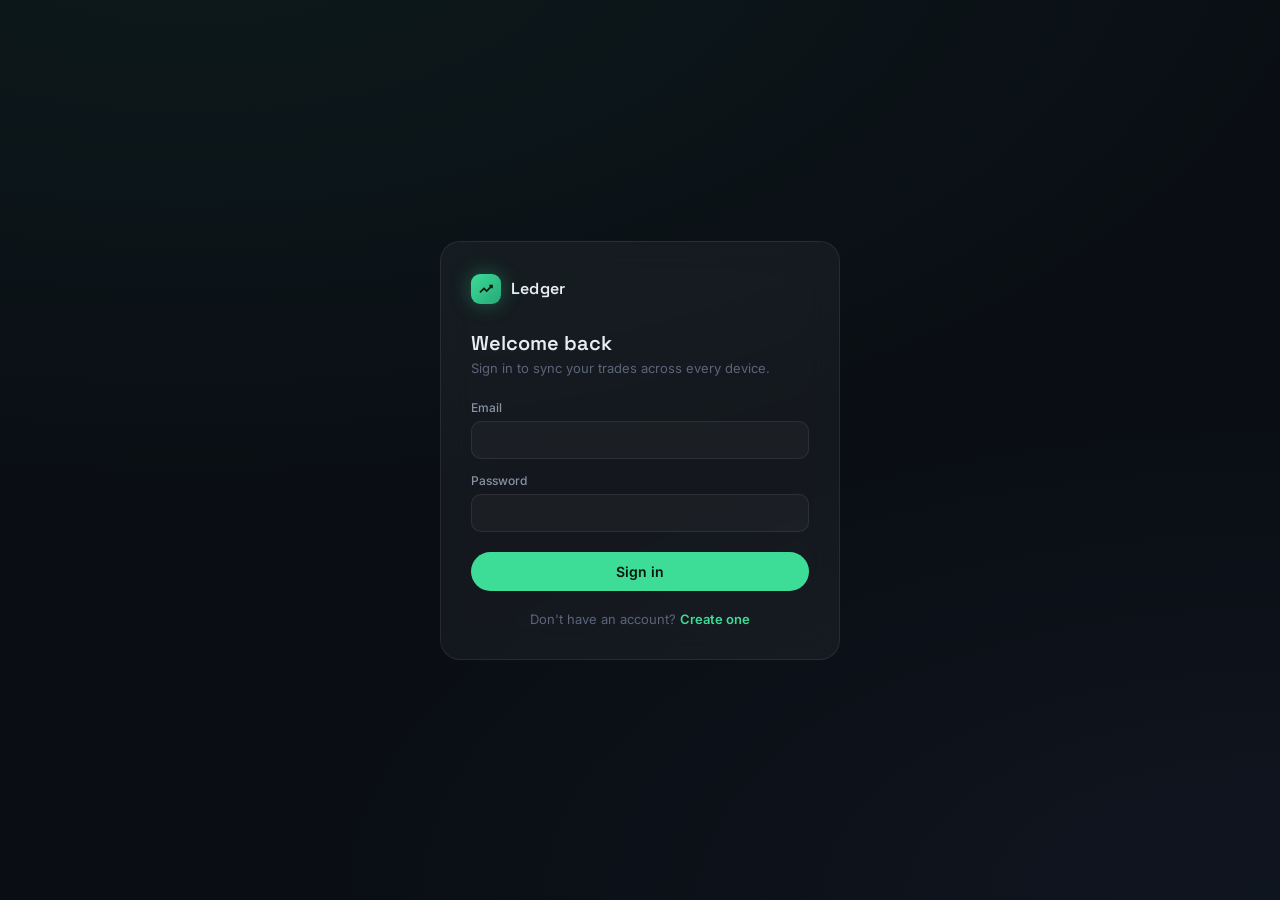
<file: frontend/index.html>
<!DOCTYPE html>
<html lang="en">
<head>
<meta charset="UTF-8">
<meta name="viewport" content="width=device-width, initial-scale=1.0">
<title>Ledger — Trading Journal</title>
<link rel="preconnect" href="https://fonts.googleapis.com">
<link href="https://fonts.googleapis.com/css2?family=Inter:wght@400;500&display=swap" rel="stylesheet">
<link rel="stylesheet" href="css/styles.css">
<link rel="manifest" href="manifest.json">
<meta name="theme-color" content="#0A0E14">
<link rel="apple-touch-icon" href="icons/apple-touch-icon.png">
<link rel="icon" href="icons/icon-192.png">
<script>if('serviceWorker' in navigator){window.addEventListener('load',()=>{navigator.serviceWorker.register('sw.js').catch(()=>{});});}</script>
</head>
<body>
  <div class="loading-screen">
    <span class="spinner"></span>
    <span>Loading Ledger…</span>
  </div>
  <script type="module">
    import { isAuthenticated } from './js/auth.js';
    window.location.href = (await isAuthenticated()) ? 'dashboard.html' : 'login.html';
  </script>
</body>
</html>
</file>
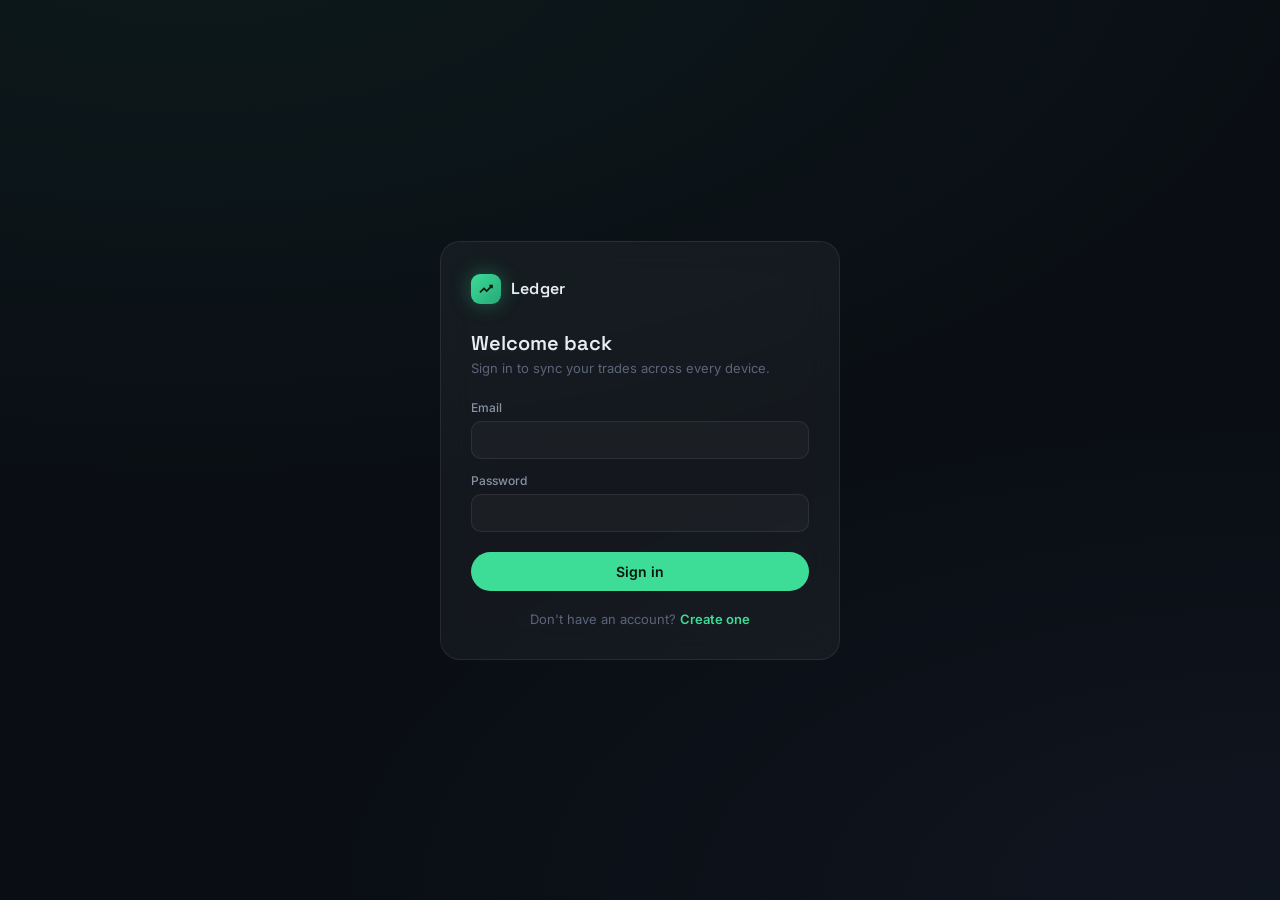
<file: frontend/calendar.html>
<!DOCTYPE html>
<html lang="en">
<head>
<meta charset="UTF-8">
<meta name="viewport" content="width=device-width, initial-scale=1.0">
<title>Calendar — Ledger</title>
<link rel="preconnect" href="https://fonts.googleapis.com">
<link href="https://fonts.googleapis.com/css2?family=Space+Grotesk:wght@500;600;700&family=Inter:wght@400;500;600&family=JetBrains+Mono:wght@400;500;600&display=swap" rel="stylesheet">
<link rel="stylesheet" href="css/styles.css">
<link rel="manifest" href="manifest.json">
<meta name="theme-color" content="#0A0E14">
<link rel="apple-touch-icon" href="icons/apple-touch-icon.png">
<link rel="icon" href="icons/icon-192.png">
<script>if('serviceWorker' in navigator){window.addEventListener('load',()=>{navigator.serviceWorker.register('sw.js').catch(()=>{});});}</script>
</head>
<body>

<!-- ================= SIDEBAR ================= -->
<aside class="sidebar">
  <div class="brand">
    <div class="brand-mark">
      <svg viewBox="0 0 24 24" fill="none" stroke="#08150F" stroke-width="2.5"><path d="M3 17l6-6 4 4 8-8"/><path d="M17 7h4v4"/></svg>
    </div>
    <div class="brand-name">Ledger</div>
  </div>

  <div class="nav-section-label">Overview</div>
  <a class="nav-item" href="dashboard.html" style="text-decoration:none;">
    <svg viewBox="0 0 24 24" fill="none" stroke="currentColor" stroke-width="2"><rect x="3" y="3" width="7" height="9" rx="1.5"/><rect x="14" y="3" width="7" height="5" rx="1.5"/><rect x="14" y="12" width="7" height="9" rx="1.5"/><rect x="3" y="16" width="7" height="5" rx="1.5"/></svg>
    Dashboard
  </a>
  <a class="nav-item" href="trades.html" style="text-decoration:none;">
    <svg viewBox="0 0 24 24" fill="none" stroke="currentColor" stroke-width="2"><path d="M4 19h16M6 15l4-5 3 3 5-7"/></svg>
    Trade History
  </a>
  <div class="nav-item active">
    <svg viewBox="0 0 24 24" fill="none" stroke="currentColor" stroke-width="2"><rect x="3" y="4" width="18" height="17" rx="2"/><path d="M3 9h18M8 3v3M16 3v3"/></svg>
    Calendar
  </div>
  <a class="nav-item" href="journal.html" style="text-decoration:none;">
    <svg viewBox="0 0 24 24" fill="none" stroke="currentColor" stroke-width="2"><path d="M4 4h13l3 4v12a1 1 0 0 1-1 1H4a1 1 0 0 1-1-1V5a1 1 0 0 1 1-1z"/><path d="M8 9h8M8 13h8M8 17h5"/></svg>
    Journal
  </a>

  <div class="nav-section-label">Analysis</div>
  <a class="nav-item" href="statistics.html" style="text-decoration:none;">
    <svg viewBox="0 0 24 24" fill="none" stroke="currentColor" stroke-width="2"><path d="M3 3v18h18"/><path d="M7 15l4-4 3 3 5-6"/></svg>
    Statistics
  </a>
  <a class="nav-item" href="psychology.html" style="text-decoration:none;">
    <svg viewBox="0 0 24 24" fill="none" stroke="currentColor" stroke-width="2"><circle cx="12" cy="12" r="9"/><path d="M12 8v4l3 2"/></svg>
    Psychology
  </a>
  <a class="nav-item" href="goals.html" style="text-decoration:none;">
    <svg viewBox="0 0 24 24" fill="none" stroke="currentColor" stroke-width="2"><circle cx="12" cy="12" r="9"/><path d="M12 6v6l4 2"/><circle cx="12" cy="12" r="2.2" fill="currentColor" stroke="none"/></svg>
    Goals
  </a>

  <div class="nav-section-label">Tools</div>
  <a class="nav-item" href="risk-calculator.html" style="text-decoration:none;">
    <svg viewBox="0 0 24 24" fill="none" stroke="currentColor" stroke-width="2"><rect x="4" y="2" width="16" height="20" rx="2"/><path d="M8 7h8M8 11h8M8 15h4"/></svg>
    Risk Calculator
  </a>
  <a class="nav-item" href="settings.html" style="text-decoration:none;" title="Manage accounts & sync tokens in Settings">
    <svg viewBox="0 0 24 24" fill="none" stroke="currentColor" stroke-width="2"><path d="M12 2v4M12 18v4M4.9 4.9l2.8 2.8M16.3 16.3l2.8 2.8M2 12h4M18 12h4M4.9 19.1l2.8-2.8M16.3 7.7l2.8-2.8"/></svg>
    MT5 Sync
  </a>
  <a class="nav-item" href="settings.html" style="text-decoration:none;">
    <svg viewBox="0 0 24 24" fill="none" stroke="currentColor" stroke-width="2"><circle cx="12" cy="12" r="3"/><path d="M19.4 15a1.7 1.7 0 0 0 .3 1.9l.1.1a2 2 0 1 1-2.8 2.8l-.1-.1a1.7 1.7 0 0 0-1.9-.3 1.7 1.7 0 0 0-1 1.5V21a2 2 0 1 1-4 0v-.1a1.7 1.7 0 0 0-1-1.6 1.7 1.7 0 0 0-1.9.3l-.1.1a2 2 0 1 1-2.8-2.8l.1-.1a1.7 1.7 0 0 0 .3-1.9 1.7 1.7 0 0 0-1.5-1H3a2 2 0 1 1 0-4h.1a1.7 1.7 0 0 0 1.6-1 1.7 1.7 0 0 0-.3-1.9l-.1-.1a2 2 0 1 1 2.8-2.8l.1.1a1.7 1.7 0 0 0 1.9.3H9a1.7 1.7 0 0 0 1-1.5V3a2 2 0 1 1 4 0v.1a1.7 1.7 0 0 0 1 1.6 1.7 1.7 0 0 0 1.9-.3l.1-.1a2 2 0 1 1 2.8 2.8l-.1.1a1.7 1.7 0 0 0-.3 1.9V9a1.7 1.7 0 0 0 1.5 1H21a2 2 0 1 1 0 4h-.1a1.7 1.7 0 0 0-1.6 1z"/></svg>
    Settings
  </a>

  <div class="sidebar-foot" id="userFoot" style="cursor:pointer;" title="Sign out">
    <div class="avatar" id="userAvatar">--</div>
    <div>
      <div class="who" id="userName">Loading…</div>
      <div class="plan" id="userSub">Sign out</div>
    </div>
  </div>
</aside>

<!-- ================= MAIN ================= -->
<main class="main">

  <div class="topbar">
    <div class="topbar-left">
      <h1>Calendar</h1>
      <p>Daily performance, notes, and trade history by day</p>
    </div>
    <div class="topbar-right">
      <div id="acctSwitcherContainer"></div>
      <div class="sync-status" id="syncStatus">
        <span class="sync-dot status-offline" id="syncDot"></span>
        <span id="syncStatusText">Connecting…</span>
      </div>
    </div>
  </div>

  <div class="grid-row equity-row">
    <!-- CALENDAR -->
    <div class="card">
      <div class="card-head">
        <div class="calendar-controls">
          <div class="cal-arrow" id="calPrev">
            <svg viewBox="0 0 24 24" fill="none" stroke="currentColor" stroke-width="2.5" width="14" height="14"><path d="M15 18l-6-6 6-6"/></svg>
          </div>
          <select id="monthSelect"></select>
          <select id="yearSelect"></select>
          <div class="cal-arrow" id="calNext">
            <svg viewBox="0 0 24 24" fill="none" stroke="currentColor" stroke-width="2.5" width="14" height="14"><path d="M9 18l6-6-6-6"/></svg>
          </div>
        </div>
        <div class="toolbar-btn" id="todayBtn">Today</div>
      </div>
      <div class="cal-grid-lg" id="calGridLg"></div>
    </div>

    <!-- MONTHLY SIDEBAR -->
    <div style="display:flex; flex-direction:column; gap:14px;">
      <div class="card">
        <div class="card-head"><div class="card-title" id="monthlyStatsTitle">Monthly Summary</div></div>
        <div class="monthly-stat-row"><span class="label">Net P&amp;L</span><span class="value num" id="statNetPnl">$0.00</span></div>
        <div class="monthly-stat-row"><span class="label">Trades</span><span class="value num" id="statTrades">0</span></div>
        <div class="monthly-stat-row"><span class="label">Win Rate</span><span class="value num" id="statWinRate">0%</span></div>
        <div class="monthly-stat-row"><span class="label">Winning Days</span><span class="value num" id="statWinDays">0</span></div>
        <div class="monthly-stat-row"><span class="label">Losing Days</span><span class="value num" id="statLossDays">0</span></div>
        <div class="monthly-stat-row"><span class="label">Best Day</span><span class="value num" id="statBestDay">—</span></div>
      </div>

      <div class="card">
        <div class="card-head"><div class="card-title">Monthly Notes</div></div>
        <textarea id="monthlyNotesInput" placeholder="What defined your trading this month?" style="width:100%; min-height:140px; background:rgba(255,255,255,0.03); border:1px solid var(--glass-border); border-radius:var(--radius-sm); padding:12px; color:var(--text); font-family:'Inter'; font-size:13px; resize:vertical;"></textarea>
        <div class="form-actions" style="margin-top:10px;">
          <button class="btn-primary" id="saveMonthlyNoteBtn" style="width:100%; justify-content:center;">Save Note</button>
        </div>
      </div>
    </div>
  </div>

</main>

<!-- ================= DAY DETAIL MODAL ================= -->
<div class="modal-overlay hidden" id="dayModalOverlay">
  <div class="modal">
    <div class="modal-head">
      <h2 id="dayModalTitle">Day</h2>
      <div class="modal-close" id="dayModalClose">
        <svg viewBox="0 0 24 24" fill="none" stroke="currentColor" stroke-width="2"><path d="M18 6L6 18M6 6l12 12"/></svg>
      </div>
    </div>

    <div class="settings-row" style="padding-top:0;">
      <div><div class="settings-row-label">Day P&amp;L</div></div>
      <div class="settings-row-control num" id="dayModalPnl" style="text-align:right; font-size:16px; font-weight:700;">$0.00</div>
    </div>

    <div class="card-title" style="margin:14px 0 10px;">Trades</div>
    <div id="dayTradesList"></div>
    <div class="empty-state" id="dayTradesEmpty" style="display:none; padding:16px 0;">
      <div class="sub">No trades logged on this day.</div>
    </div>
    <button class="btn-ghost" id="dayAddTradeBtn" style="width:100%; justify-content:center; margin-top:6px;">+ Add trade on this day</button>

    <div class="card-title" style="margin:18px 0 10px;">Daily Notes</div>
    <textarea id="dayNotesInput" placeholder="Notes for this trading day…" style="width:100%; min-height:100px; background:rgba(255,255,255,0.03); border:1px solid var(--glass-border); border-radius:var(--radius-sm); padding:12px; color:var(--text); font-family:'Inter'; font-size:13px; resize:vertical;"></textarea>

    <div class="form-actions">
      <button type="button" class="btn-ghost" id="dayModalCancel">Close</button>
      <button type="button" class="btn-primary" id="saveDayNoteBtn">Save Note</button>
    </div>
  </div>
</div>

<div class="toast-stack" id="toastStack"></div>

<script type="module" src="js/pages/calendar.js"></script>
</body>
</html>
</file>
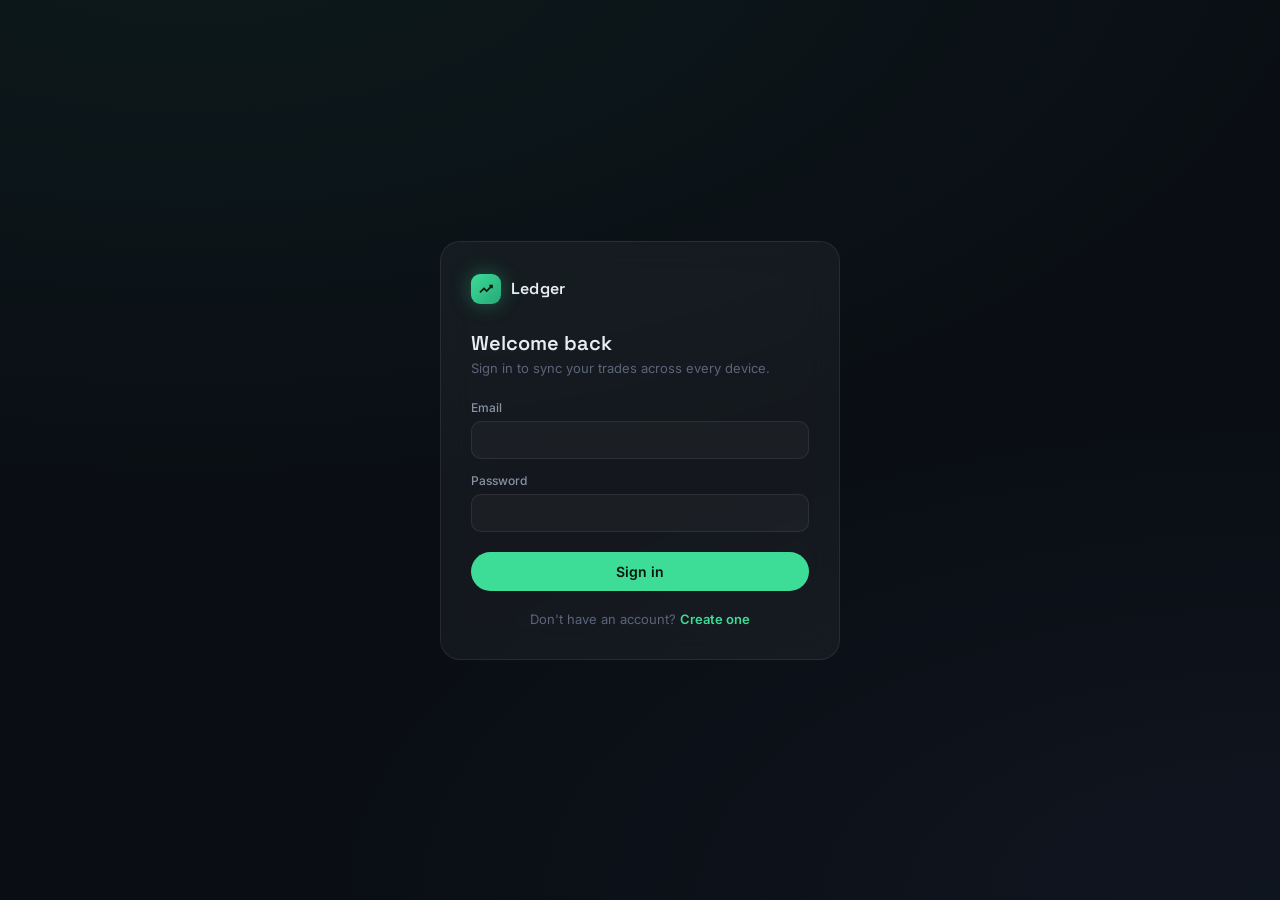
<file: frontend/goals.html>
<!DOCTYPE html>
<html lang="en">
<head>
<meta charset="UTF-8">
<meta name="viewport" content="width=device-width, initial-scale=1.0">
<title>Goals — Ledger</title>
<link rel="preconnect" href="https://fonts.googleapis.com">
<link href="https://fonts.googleapis.com/css2?family=Space+Grotesk:wght@500;600;700&family=Inter:wght@400;500;600&family=JetBrains+Mono:wght@400;500;600&display=swap" rel="stylesheet">
<link rel="stylesheet" href="css/styles.css">
<link rel="manifest" href="manifest.json">
<meta name="theme-color" content="#0A0E14">
<link rel="apple-touch-icon" href="icons/apple-touch-icon.png">
<link rel="icon" href="icons/icon-192.png">
<script>if('serviceWorker' in navigator){window.addEventListener('load',()=>{navigator.serviceWorker.register('sw.js').catch(()=>{});});}</script>
</head>
<body>

<aside class="sidebar">
  <div class="brand">
    <div class="brand-mark"><svg viewBox="0 0 24 24" fill="none" stroke="#08150F" stroke-width="2.5"><path d="M3 17l6-6 4 4 8-8"/><path d="M17 7h4v4"/></svg></div>
    <div class="brand-name">Ledger</div>
  </div>

  <div class="nav-section-label">Overview</div>
  <a class="nav-item" href="dashboard.html" style="text-decoration:none;">
    <svg viewBox="0 0 24 24" fill="none" stroke="currentColor" stroke-width="2"><rect x="3" y="3" width="7" height="9" rx="1.5"/><rect x="14" y="3" width="7" height="5" rx="1.5"/><rect x="14" y="12" width="7" height="9" rx="1.5"/><rect x="3" y="16" width="7" height="5" rx="1.5"/></svg>
    Dashboard
  </a>
  <a class="nav-item" href="trades.html" style="text-decoration:none;">
    <svg viewBox="0 0 24 24" fill="none" stroke="currentColor" stroke-width="2"><path d="M4 19h16M6 15l4-5 3 3 5-7"/></svg>
    Trade History
  </a>
  <a class="nav-item" href="calendar.html" style="text-decoration:none;">
    <svg viewBox="0 0 24 24" fill="none" stroke="currentColor" stroke-width="2"><rect x="3" y="4" width="18" height="17" rx="2"/><path d="M3 9h18M8 3v3M16 3v3"/></svg>
    Calendar
  </a>
  <a class="nav-item" href="journal.html" style="text-decoration:none;">
    <svg viewBox="0 0 24 24" fill="none" stroke="currentColor" stroke-width="2"><path d="M4 4h13l3 4v12a1 1 0 0 1-1 1H4a1 1 0 0 1-1-1V5a1 1 0 0 1 1-1z"/><path d="M8 9h8M8 13h8M8 17h5"/></svg>
    Journal
  </a>

  <div class="nav-section-label">Analysis</div>
  <a class="nav-item" href="statistics.html" style="text-decoration:none;">
    <svg viewBox="0 0 24 24" fill="none" stroke="currentColor" stroke-width="2"><path d="M3 3v18h18"/><path d="M7 15l4-4 3 3 5-6"/></svg>
    Statistics
  </a>
  <a class="nav-item" href="psychology.html" style="text-decoration:none;">
    <svg viewBox="0 0 24 24" fill="none" stroke="currentColor" stroke-width="2"><circle cx="12" cy="12" r="9"/><path d="M12 8v4l3 2"/></svg>
    Psychology
  </a>
  <div class="nav-item active">
    <svg viewBox="0 0 24 24" fill="none" stroke="currentColor" stroke-width="2"><circle cx="12" cy="12" r="9"/><path d="M12 6v6l4 2"/><circle cx="12" cy="12" r="2.2" fill="currentColor" stroke="none"/></svg>
    Goals
  </div>

  <div class="nav-section-label">Tools</div>
  <a class="nav-item" href="risk-calculator.html" style="text-decoration:none;">
    <svg viewBox="0 0 24 24" fill="none" stroke="currentColor" stroke-width="2"><rect x="4" y="2" width="16" height="20" rx="2"/><path d="M8 7h8M8 11h8M8 15h4"/></svg>
    Risk Calculator
  </a>
  <a class="nav-item" href="settings.html" style="text-decoration:none;" title="Manage accounts & sync tokens in Settings">
    <svg viewBox="0 0 24 24" fill="none" stroke="currentColor" stroke-width="2"><path d="M12 2v4M12 18v4M4.9 4.9l2.8 2.8M16.3 16.3l2.8 2.8M2 12h4M18 12h4M4.9 19.1l2.8-2.8M16.3 7.7l2.8-2.8"/></svg>
    MT5 Sync
  </a>
  <a class="nav-item" href="settings.html" style="text-decoration:none;">
    <svg viewBox="0 0 24 24" fill="none" stroke="currentColor" stroke-width="2"><circle cx="12" cy="12" r="3"/><path d="M19.4 15a1.7 1.7 0 0 0 .3 1.9l.1.1a2 2 0 1 1-2.8 2.8l-.1-.1a1.7 1.7 0 0 0-1.9-.3 1.7 1.7 0 0 0-1 1.5V21a2 2 0 1 1-4 0v-.1a1.7 1.7 0 0 0-1-1.6 1.7 1.7 0 0 0-1.9.3l-.1.1a2 2 0 1 1-2.8-2.8l.1-.1a1.7 1.7 0 0 0 .3-1.9 1.7 1.7 0 0 0-1.5-1H3a2 2 0 1 1 0-4h.1a1.7 1.7 0 0 0 1.6-1 1.7 1.7 0 0 0-.3-1.9l-.1-.1a2 2 0 1 1 2.8-2.8l.1.1a1.7 1.7 0 0 0 1.9.3H9a1.7 1.7 0 0 0 1-1.5V3a2 2 0 1 1 4 0v.1a1.7 1.7 0 0 0 1 1.6 1.7 1.7 0 0 0 1.9-.3l.1-.1a2 2 0 1 1 2.8 2.8l-.1.1a1.7 1.7 0 0 0-.3 1.9V9a1.7 1.7 0 0 0 1.5 1H21a2 2 0 1 1 0 4h-.1a1.7 1.7 0 0 0-1.6 1z"/></svg>
    Settings
  </a>

  <div class="sidebar-foot" id="userFoot" style="cursor:pointer;" title="Sign out">
    <div class="avatar" id="userAvatar">--</div>
    <div><div class="who" id="userName">Loading…</div><div class="plan" id="userSub">Sign out</div></div>
  </div>
</aside>

<main class="main">

  <div class="topbar">
    <div class="topbar-left">
      <h1>Goals</h1>
      <p id="goalsSummary">Loading…</p>
    </div>
    <div class="topbar-right">
      <div class="sync-status" id="syncStatus"><span class="sync-dot status-offline" id="syncDot"></span><span id="syncStatusText">Connecting…</span></div>
      <button class="btn-primary" id="newGoalBtn">
        <svg viewBox="0 0 24 24" fill="none" stroke="currentColor" stroke-width="2.5"><path d="M12 5v14M5 12h14"/></svg>
        New Goal
      </button>
    </div>
  </div>

  <div class="toolbar">
    <select id="typeFilter">
      <option value="">All types</option>
      <option value="daily">Daily</option>
      <option value="weekly">Weekly</option>
      <option value="monthly">Monthly</option>
      <option value="yearly">Yearly</option>
      <option value="trading">Trading</option>
      <option value="risk">Risk</option>
      <option value="psychology">Psychology</option>
    </select>
    <select id="statusFilter">
      <option value="">All statuses</option>
      <option value="active">Active</option>
      <option value="completed">Completed</option>
      <option value="missed">Missed</option>
      <option value="archived">Archived</option>
    </select>
  </div>

  <!-- New goal form -->
  <div class="card" id="newGoalForm" style="display:none; margin-bottom:16px;">
    <div class="card-head"><div class="card-title">New Goal</div></div>
    <div class="form-grid">
      <div class="field"><label for="gType">Type *</label>
        <select id="gType">
          <option value="daily">Daily</option><option value="weekly">Weekly</option><option value="monthly">Monthly</option>
          <option value="yearly">Yearly</option><option value="trading">Trading</option><option value="risk">Risk</option><option value="psychology">Psychology</option>
        </select>
      </div>
      <div class="field"><label for="gUnit">Unit</label><input type="text" id="gUnit" placeholder="$, %, trades, R…"></div>
      <div class="field span-2"><label for="gTitle">Title *</label><input type="text" id="gTitle" placeholder="Hit $2,000 profit this month"></div>
      <div class="field"><label for="gTarget">Target value</label><input type="number" step="any" id="gTarget"></div>
      <div class="field"><label for="gCurrent">Starting progress</label><input type="number" step="any" id="gCurrent" value="0"></div>
      <div class="field"><label for="gPeriodStart">Period start</label><input type="date" id="gPeriodStart"></div>
      <div class="field"><label for="gPeriodEnd">Period end</label><input type="date" id="gPeriodEnd"></div>
    </div>
    <div class="form-actions">
      <button type="button" class="btn-ghost" id="cancelNewGoal">Cancel</button>
      <button type="button" class="btn-primary" id="saveGoalBtn">Save Goal</button>
    </div>
  </div>

  <div id="goalsList"></div>
  <div class="empty-state" id="goalsEmpty" style="display:none;">
    <svg viewBox="0 0 24 24" fill="none" stroke="currentColor" stroke-width="1.5"><circle cx="12" cy="12" r="9"/><path d="M12 6v6l4 2"/></svg>
    <div class="title">No goals yet</div>
    <div class="sub">Set a daily, weekly, or monthly goal to stay accountable.</div>
  </div>

</main>

<div class="toast-stack" id="toastStack"></div>

<script type="module" src="js/pages/goals.js"></script>
</body>
</html>
</file>
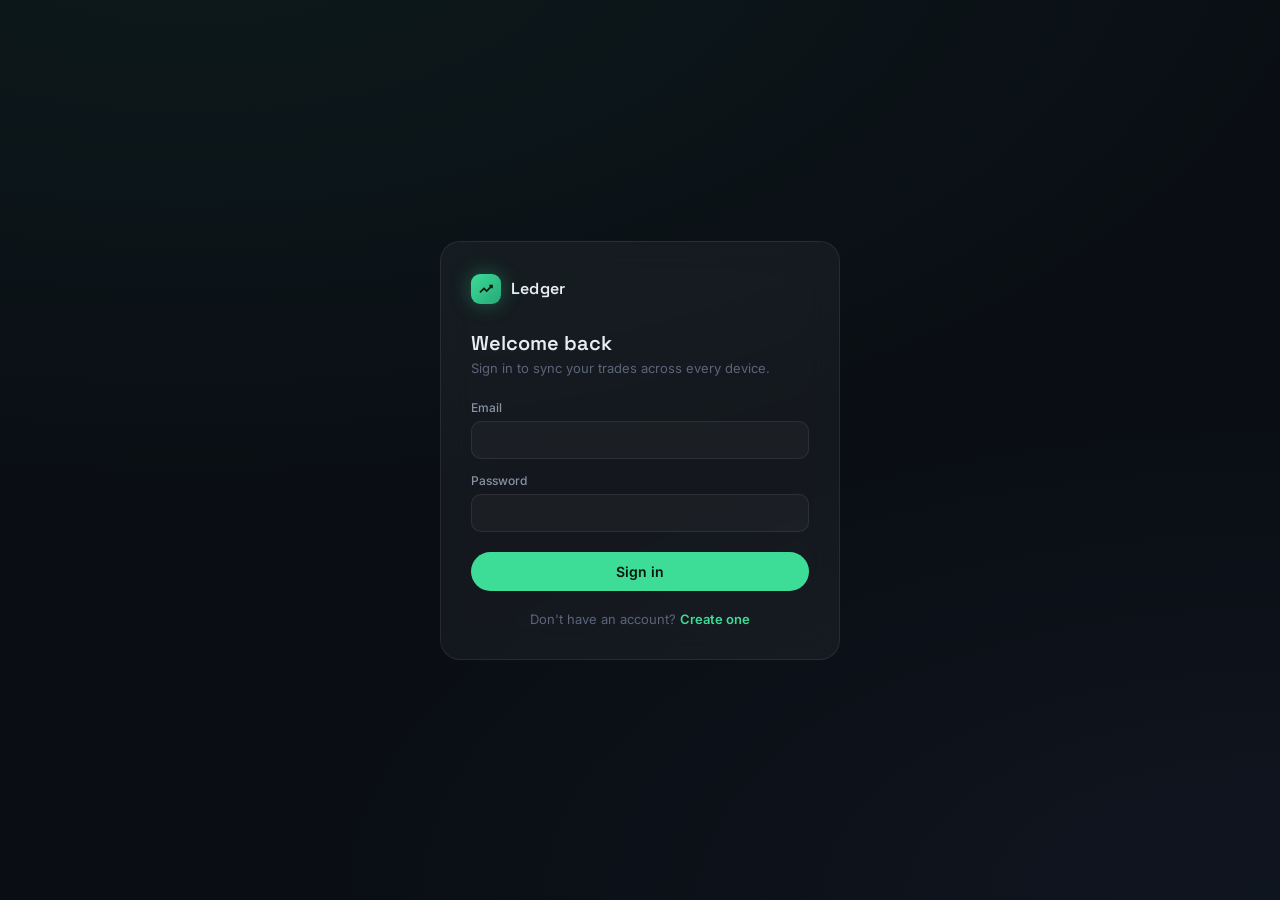
<file: frontend/journal.html>
<!DOCTYPE html>
<html lang="en">
<head>
<meta charset="UTF-8">
<meta name="viewport" content="width=device-width, initial-scale=1.0">
<title>Journal — Ledger</title>
<link rel="preconnect" href="https://fonts.googleapis.com">
<link href="https://fonts.googleapis.com/css2?family=Space+Grotesk:wght@500;600;700&family=Inter:wght@400;500;600&family=JetBrains+Mono:wght@400;500;600&display=swap" rel="stylesheet">
<link rel="stylesheet" href="css/styles.css">
<link rel="manifest" href="manifest.json">
<meta name="theme-color" content="#0A0E14">
<link rel="apple-touch-icon" href="icons/apple-touch-icon.png">
<link rel="icon" href="icons/icon-192.png">
<script>if('serviceWorker' in navigator){window.addEventListener('load',()=>{navigator.serviceWorker.register('sw.js').catch(()=>{});});}</script>
</head>
<body>

<!-- ================= SIDEBAR ================= -->
<aside class="sidebar">
  <div class="brand">
    <div class="brand-mark">
      <svg viewBox="0 0 24 24" fill="none" stroke="#08150F" stroke-width="2.5"><path d="M3 17l6-6 4 4 8-8"/><path d="M17 7h4v4"/></svg>
    </div>
    <div class="brand-name">Ledger</div>
  </div>

  <div class="nav-section-label">Overview</div>
  <a class="nav-item" href="dashboard.html" style="text-decoration:none;">
    <svg viewBox="0 0 24 24" fill="none" stroke="currentColor" stroke-width="2"><rect x="3" y="3" width="7" height="9" rx="1.5"/><rect x="14" y="3" width="7" height="5" rx="1.5"/><rect x="14" y="12" width="7" height="9" rx="1.5"/><rect x="3" y="16" width="7" height="5" rx="1.5"/></svg>
    Dashboard
  </a>
  <a class="nav-item" href="trades.html" style="text-decoration:none;">
    <svg viewBox="0 0 24 24" fill="none" stroke="currentColor" stroke-width="2"><path d="M4 19h16M6 15l4-5 3 3 5-7"/></svg>
    Trade History
  </a>
  <a class="nav-item" href="calendar.html" style="text-decoration:none;">
    <svg viewBox="0 0 24 24" fill="none" stroke="currentColor" stroke-width="2"><rect x="3" y="4" width="18" height="17" rx="2"/><path d="M3 9h18M8 3v3M16 3v3"/></svg>
    Calendar
  </a>
  <div class="nav-item active">
    <svg viewBox="0 0 24 24" fill="none" stroke="currentColor" stroke-width="2"><path d="M4 4h13l3 4v12a1 1 0 0 1-1 1H4a1 1 0 0 1-1-1V5a1 1 0 0 1 1-1z"/><path d="M8 9h8M8 13h8M8 17h5"/></svg>
    Journal
  </div>

  <div class="nav-section-label">Analysis</div>
  <a class="nav-item" href="statistics.html" style="text-decoration:none;">
    <svg viewBox="0 0 24 24" fill="none" stroke="currentColor" stroke-width="2"><path d="M3 3v18h18"/><path d="M7 15l4-4 3 3 5-6"/></svg>
    Statistics
  </a>
  <a class="nav-item" href="psychology.html" style="text-decoration:none;">
    <svg viewBox="0 0 24 24" fill="none" stroke="currentColor" stroke-width="2"><circle cx="12" cy="12" r="9"/><path d="M12 8v4l3 2"/></svg>
    Psychology
  </a>
  <a class="nav-item" href="goals.html" style="text-decoration:none;">
    <svg viewBox="0 0 24 24" fill="none" stroke="currentColor" stroke-width="2"><circle cx="12" cy="12" r="9"/><path d="M12 6v6l4 2"/><circle cx="12" cy="12" r="2.2" fill="currentColor" stroke="none"/></svg>
    Goals
  </a>

  <div class="nav-section-label">Tools</div>
  <a class="nav-item" href="risk-calculator.html" style="text-decoration:none;">
    <svg viewBox="0 0 24 24" fill="none" stroke="currentColor" stroke-width="2"><rect x="4" y="2" width="16" height="20" rx="2"/><path d="M8 7h8M8 11h8M8 15h4"/></svg>
    Risk Calculator
  </a>
  <a class="nav-item" href="settings.html" style="text-decoration:none;" title="Manage accounts & sync tokens in Settings">
    <svg viewBox="0 0 24 24" fill="none" stroke="currentColor" stroke-width="2"><path d="M12 2v4M12 18v4M4.9 4.9l2.8 2.8M16.3 16.3l2.8 2.8M2 12h4M18 12h4M4.9 19.1l2.8-2.8M16.3 7.7l2.8-2.8"/></svg>
    MT5 Sync
  </a>
  <a class="nav-item" href="settings.html" style="text-decoration:none;">
    <svg viewBox="0 0 24 24" fill="none" stroke="currentColor" stroke-width="2"><circle cx="12" cy="12" r="3"/><path d="M19.4 15a1.7 1.7 0 0 0 .3 1.9l.1.1a2 2 0 1 1-2.8 2.8l-.1-.1a1.7 1.7 0 0 0-1.9-.3 1.7 1.7 0 0 0-1 1.5V21a2 2 0 1 1-4 0v-.1a1.7 1.7 0 0 0-1-1.6 1.7 1.7 0 0 0-1.9.3l-.1.1a2 2 0 1 1-2.8-2.8l.1-.1a1.7 1.7 0 0 0 .3-1.9 1.7 1.7 0 0 0-1.5-1H3a2 2 0 1 1 0-4h.1a1.7 1.7 0 0 0 1.6-1 1.7 1.7 0 0 0-.3-1.9l-.1-.1a2 2 0 1 1 2.8-2.8l.1.1a1.7 1.7 0 0 0 1.9.3H9a1.7 1.7 0 0 0 1-1.5V3a2 2 0 1 1 4 0v.1a1.7 1.7 0 0 0 1 1.6 1.7 1.7 0 0 0 1.9-.3l.1-.1a2 2 0 1 1 2.8 2.8l-.1.1a1.7 1.7 0 0 0-.3 1.9V9a1.7 1.7 0 0 0 1.5 1H21a2 2 0 1 1 0 4h-.1a1.7 1.7 0 0 0-1.6 1z"/></svg>
    Settings
  </a>

  <div class="sidebar-foot" id="userFoot" style="cursor:pointer;" title="Sign out">
    <div class="avatar" id="userAvatar">--</div>
    <div>
      <div class="who" id="userName">Loading…</div>
      <div class="plan" id="userSub">Sign out</div>
    </div>
  </div>
</aside>

<!-- ================= MAIN ================= -->
<main class="main">

  <!-- ============ LIST VIEW ============ -->
  <div class="journal-view active" id="listView">
    <div class="topbar">
      <div class="topbar-left">
        <h1>Journal</h1>
        <p id="journalSummary">Loading entries…</p>
      </div>
      <div class="topbar-right">
        <div id="acctSwitcherContainer"></div>
      <div class="sync-status" id="syncStatus">
          <span class="sync-dot status-offline" id="syncDot"></span>
          <span id="syncStatusText">Connecting…</span>
        </div>
        <button class="btn-primary" id="newEntryBtn">
          <svg viewBox="0 0 24 24" fill="none" stroke="currentColor" stroke-width="2.5"><path d="M12 5v14M5 12h14"/></svg>
          New Entry
        </button>
      </div>
    </div>

    <div class="toolbar">
      <div class="search-box">
        <svg viewBox="0 0 24 24" fill="none" stroke="currentColor" stroke-width="2"><circle cx="11" cy="11" r="7"/><path d="M21 21l-4.3-4.3"/></svg>
        <input type="text" id="searchInput" placeholder="Search lessons, notes, pair…">
      </div>
      <div class="toolbar-spacer"></div>
      <select id="linkFilter">
        <option value="">All entries</option>
        <option value="linked">Linked to a trade</option>
        <option value="standalone">Standalone / daily</option>
      </select>
    </div>

    <div id="journalList"></div>
    <div class="empty-state" id="journalEmpty" style="display:none;">
      <svg viewBox="0 0 24 24" fill="none" stroke="currentColor" stroke-width="1.5"><path d="M4 4h13l3 4v12a1 1 0 0 1-1 1H4a1 1 0 0 1-1-1V5a1 1 0 0 1 1-1z"/><path d="M8 9h8M8 13h8M8 17h5"/></svg>
      <div class="title">No journal entries yet</div>
      <div class="sub">Reflect on a trade or write a daily journal entry to start building your edge.</div>
    </div>
  </div>

  <!-- ============ EDITOR VIEW ============ -->
  <div class="journal-view" id="editorView">
    <div class="journal-editor-head">
      <div class="back-btn" id="backToList">
        <svg viewBox="0 0 24 24" fill="none" stroke="currentColor" stroke-width="2.5"><path d="M15 18l-6-6 6-6"/></svg>
        Journal
      </div>
      <div style="flex:1;"></div>
      <div class="sync-status" id="syncStatus2" style="opacity:0.7;"><span class="sync-dot status-offline" id="syncDot2"></span><span id="syncStatusText2">—</span></div>
      <button class="btn-primary" id="saveEntryBtn">Save Entry</button>
    </div>

    <div class="card" style="max-width:760px;">
      <div class="journal-section">
        <div class="journal-section-title">Basics</div>
        <div class="form-grid">
          <div class="field"><label for="jEntryDate">Entry Date *</label><input type="date" id="jEntryDate" required></div>
          <div class="field"><label for="jLinkedTrade">Linked Trade</label><select id="jLinkedTrade"><option value="">— Standalone / daily entry —</option></select></div>
        </div>
      </div>

      <div class="journal-section">
        <div class="journal-section-title">Pre-Trade</div>
        <div class="journal-field"><label for="jPreTradeAnalysis">Pre-Trade Analysis</label><textarea id="jPreTradeAnalysis"></textarea></div>
        <div class="journal-field"><label for="jEntryReason">Entry Reason</label><textarea id="jEntryReason"></textarea></div>
        <div class="journal-field"><label for="jMarketStructure">Market Structure</label><textarea id="jMarketStructure"></textarea></div>
        <div class="journal-field"><label for="jTradePlan">Trade Plan</label><textarea id="jTradePlan"></textarea></div>
        <div class="journal-field"><label>Pre-Trade Screenshots</label><div id="shotsPreTrade"></div></div>
      </div>

      <div class="journal-section">
        <div class="journal-section-title">During the Trade</div>
        <div class="journal-field"><label for="jExecutionNotes">Execution Notes</label><textarea id="jExecutionNotes"></textarea></div>
        <div class="journal-field"><label for="jManagementNotes">Management Notes</label><textarea id="jManagementNotes"></textarea></div>
        <div class="journal-field"><label>While-Trade Screenshots</label><div id="shotsDuringTrade"></div></div>
      </div>

      <div class="journal-section">
        <div class="journal-section-title">Post-Trade Review</div>
        <div class="journal-field"><label for="jExitReason">Exit Reason</label><textarea id="jExitReason"></textarea></div>
        <div class="journal-field"><label for="jLessonsLearned">Lessons Learned</label><textarea id="jLessonsLearned"></textarea></div>
        <div class="journal-field"><label for="jWhatWentWell">What Went Well</label><textarea id="jWhatWentWell"></textarea></div>
        <div class="journal-field"><label for="jWhatWentWrong">What Went Wrong</label><textarea id="jWhatWentWrong"></textarea></div>
        <div class="journal-field"><label for="jImprovements">Improvements</label><textarea id="jImprovements"></textarea></div>
        <div class="journal-field"><label>Post-Trade Screenshots</label><div id="shotsPostTrade"></div></div>
      </div>

      <div class="journal-section" id="shotsHintSection" style="display:none;">
        <div class="card-sub">Save this entry once, then reopen it to attach screenshots to each section above.</div>
      </div>

      <div class="journal-section">
        <div class="journal-section-title">Psychology</div>
        <div class="journal-field"><label for="jPsychologyNotes">Psychology Notes</label><textarea id="jPsychologyNotes"></textarea></div>
        <div class="score-row">
          <div class="journal-field"><label for="jEmotionScore">Emotion (1–10)</label><input type="number" id="jEmotionScore" min="1" max="10"></div>
          <div class="journal-field"><label for="jConfidenceScore">Confidence (1–10)</label><input type="number" id="jConfidenceScore" min="1" max="10"></div>
          <div class="journal-field"><label for="jDisciplineScore">Discipline (1–10)</label><input type="number" id="jDisciplineScore" min="1" max="10"></div>
        </div>
        <div class="journal-field"><label for="jMistakeNotes">Mistake Notes</label><textarea id="jMistakeNotes"></textarea></div>
      </div>

      <div class="form-actions">
        <button type="button" class="btn-ghost" id="deleteEntryBtn" style="color:var(--coral); border-color:rgba(255,107,107,0.25);">Delete Entry</button>
        <div style="flex:1;"></div>
        <button type="button" class="btn-primary" id="saveEntryBtn2">Save Entry</button>
      </div>
    </div>
  </div>

</main>

<div class="toast-stack" id="toastStack"></div>

<script type="module" src="js/pages/journal.js"></script>
</body>
</html>
</file>
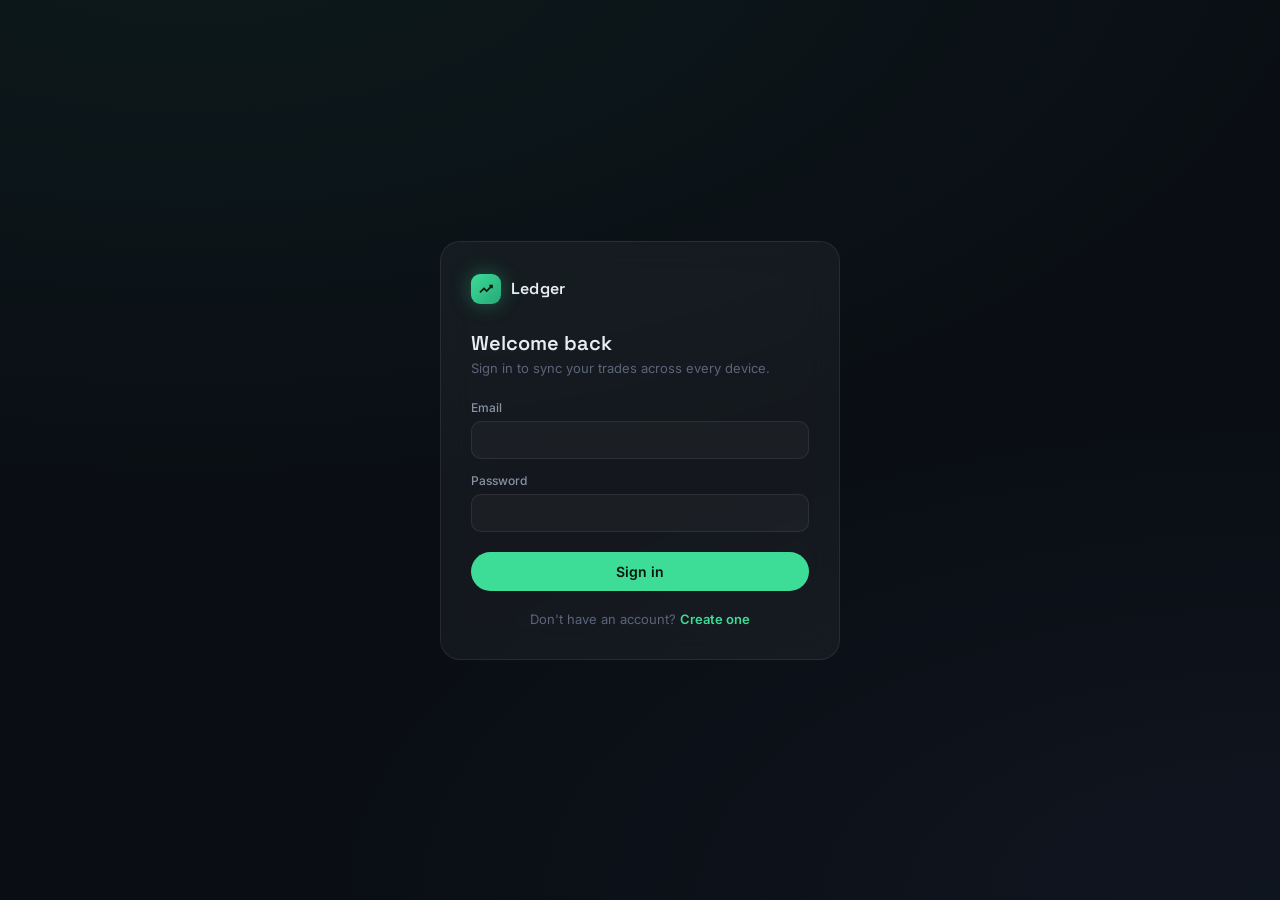
<file: frontend/login.html>
<!DOCTYPE html>
<html lang="en">
<head>
<meta charset="UTF-8">
<meta name="viewport" content="width=device-width, initial-scale=1.0">
<title>Sign in — Ledger</title>
<link rel="preconnect" href="https://fonts.googleapis.com">
<link href="https://fonts.googleapis.com/css2?family=Space+Grotesk:wght@500;600;700&family=Inter:wght@400;500;600&family=JetBrains+Mono:wght@400;500;600&display=swap" rel="stylesheet">
<link rel="stylesheet" href="css/styles.css">
<style>
  body{ display:block; }
  .auth-page{ background:
      radial-gradient(1200px 600px at 15% -10%, rgba(61,220,151,0.06), transparent),
      radial-gradient(1000px 500px at 100% 100%, rgba(124,158,255,0.05), transparent),
      var(--bg);
  }
</style>
<link rel="manifest" href="manifest.json">
<meta name="theme-color" content="#0A0E14">
<link rel="apple-touch-icon" href="icons/apple-touch-icon.png">
<link rel="icon" href="icons/icon-192.png">
<script>if('serviceWorker' in navigator){window.addEventListener('load',()=>{navigator.serviceWorker.register('sw.js').catch(()=>{});});}</script>
</head>
<body>

<div class="auth-page">
  <div class="auth-card">
    <div class="auth-brand">
      <div class="brand-mark">
        <svg viewBox="0 0 24 24" fill="none" stroke="#08150F" stroke-width="2.5"><path d="M3 17l6-6 4 4 8-8"/><path d="M17 7h4v4"/></svg>
      </div>
      <div class="brand-name">Ledger</div>
    </div>

    <div id="loginPane">
      <div class="auth-title">Welcome back</div>
      <div class="auth-sub">Sign in to sync your trades across every device.</div>
      <div class="auth-error" id="loginError"></div>
      <form class="auth-form" id="loginForm">
        <div class="field">
          <label for="loginEmail">Email</label>
          <input type="email" id="loginEmail" autocomplete="email" required>
        </div>
        <div class="field">
          <label for="loginPassword">Password</label>
          <input type="password" id="loginPassword" autocomplete="current-password" required>
        </div>
        <button type="submit" class="btn-primary auth-submit" id="loginSubmit">Sign in</button>
      </form>
      <div class="auth-switch">Don't have an account? <a id="showRegister">Create one</a></div>
    </div>

    <div id="registerPane" style="display:none;">
      <div class="auth-title">Create your account</div>
      <div class="auth-sub">Free forever. Your data syncs automatically once you're in.</div>
      <div class="auth-error" id="registerError"></div>
      <form class="auth-form" id="registerForm">
        <div class="field">
          <label for="registerName">Name</label>
          <input type="text" id="registerName" autocomplete="name" required>
        </div>
        <div class="field">
          <label for="registerEmail">Email</label>
          <input type="email" id="registerEmail" autocomplete="email" required>
        </div>
        <div class="field">
          <label for="registerPassword">Password</label>
          <input type="password" id="registerPassword" autocomplete="new-password" minlength="8" required>
          <div class="field-error">At least 8 characters.</div>
        </div>
        <button type="submit" class="btn-primary auth-submit" id="registerSubmit">Create account</button>
      </form>
      <div class="auth-switch">Already have an account? <a id="showLogin">Sign in</a></div>
    </div>
  </div>
</div>

<script type="module" src="js/pages/login.js"></script>
</body>
</html>
</file>
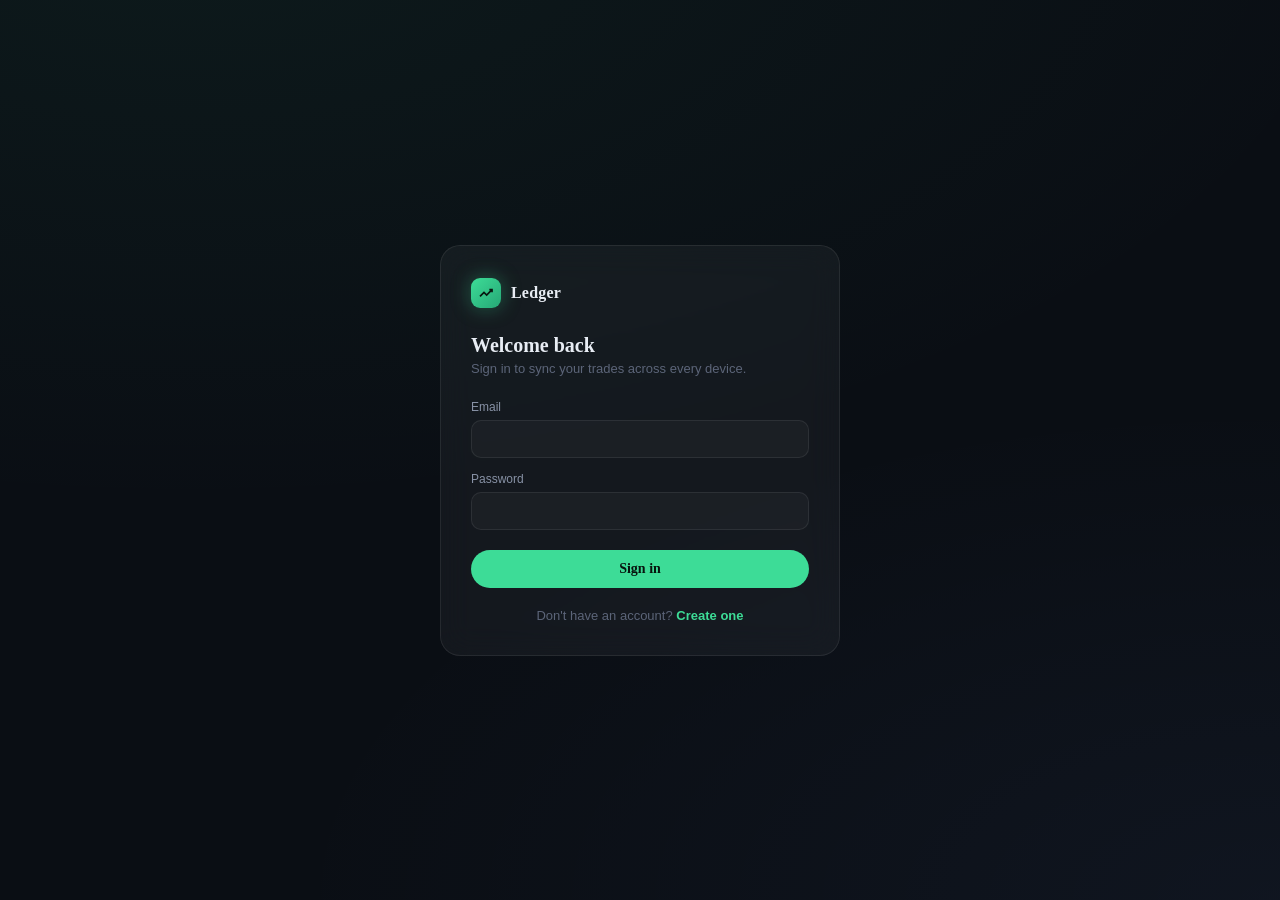
<file: frontend/risk-calculator.html>
<!DOCTYPE html>
<html lang="en">
<head>
<meta charset="UTF-8">
<meta name="viewport" content="width=device-width, initial-scale=1.0">
<title>Risk Calculator — Ledger</title>
<link rel="preconnect" href="https://fonts.googleapis.com">
<link href="https://fonts.googleapis.com/css2?family=Space+Grotesk:wght@500;600;700&family=Inter:wght@400;500;600&family=JetBrains+Mono:wght@400;500;600&display=swap" rel="stylesheet">
<link rel="stylesheet" href="css/styles.css">
<link rel="manifest" href="manifest.json">
<meta name="theme-color" content="#0A0E14">
<link rel="apple-touch-icon" href="icons/apple-touch-icon.png">
<link rel="icon" href="icons/icon-192.png">
<script>if('serviceWorker' in navigator){window.addEventListener('load',()=>{navigator.serviceWorker.register('sw.js').catch(()=>{});});}</script>
</head>
<body>

<aside class="sidebar">
  <div class="brand">
    <div class="brand-mark"><svg viewBox="0 0 24 24" fill="none" stroke="#08150F" stroke-width="2.5"><path d="M3 17l6-6 4 4 8-8"/><path d="M17 7h4v4"/></svg></div>
    <div class="brand-name">Ledger</div>
  </div>

  <div class="nav-section-label">Overview</div>
  <a class="nav-item" href="dashboard.html" style="text-decoration:none;">
    <svg viewBox="0 0 24 24" fill="none" stroke="currentColor" stroke-width="2"><rect x="3" y="3" width="7" height="9" rx="1.5"/><rect x="14" y="3" width="7" height="5" rx="1.5"/><rect x="14" y="12" width="7" height="9" rx="1.5"/><rect x="3" y="16" width="7" height="5" rx="1.5"/></svg>
    Dashboard
  </a>
  <a class="nav-item" href="trades.html" style="text-decoration:none;">
    <svg viewBox="0 0 24 24" fill="none" stroke="currentColor" stroke-width="2"><path d="M4 19h16M6 15l4-5 3 3 5-7"/></svg>
    Trade History
  </a>
  <a class="nav-item" href="calendar.html" style="text-decoration:none;">
    <svg viewBox="0 0 24 24" fill="none" stroke="currentColor" stroke-width="2"><rect x="3" y="4" width="18" height="17" rx="2"/><path d="M3 9h18M8 3v3M16 3v3"/></svg>
    Calendar
  </a>
  <a class="nav-item" href="journal.html" style="text-decoration:none;">
    <svg viewBox="0 0 24 24" fill="none" stroke="currentColor" stroke-width="2"><path d="M4 4h13l3 4v12a1 1 0 0 1-1 1H4a1 1 0 0 1-1-1V5a1 1 0 0 1 1-1z"/><path d="M8 9h8M8 13h8M8 17h5"/></svg>
    Journal
  </a>

  <div class="nav-section-label">Analysis</div>
  <a class="nav-item" href="statistics.html" style="text-decoration:none;">
    <svg viewBox="0 0 24 24" fill="none" stroke="currentColor" stroke-width="2"><path d="M3 3v18h18"/><path d="M7 15l4-4 3 3 5-6"/></svg>
    Statistics
  </a>
  <a class="nav-item" href="psychology.html" style="text-decoration:none;">
    <svg viewBox="0 0 24 24" fill="none" stroke="currentColor" stroke-width="2"><circle cx="12" cy="12" r="9"/><path d="M12 8v4l3 2"/></svg>
    Psychology
  </a>
  <a class="nav-item" href="goals.html" style="text-decoration:none;">
    <svg viewBox="0 0 24 24" fill="none" stroke="currentColor" stroke-width="2"><circle cx="12" cy="12" r="9"/><path d="M12 6v6l4 2"/><circle cx="12" cy="12" r="2.2" fill="currentColor" stroke="none"/></svg>
    Goals
  </a>

  <div class="nav-section-label">Tools</div>
  <div class="nav-item active">
    <svg viewBox="0 0 24 24" fill="none" stroke="currentColor" stroke-width="2"><rect x="4" y="2" width="16" height="20" rx="2"/><path d="M8 7h8M8 11h8M8 15h4"/></svg>
    Risk Calculator
  </div>
  <a class="nav-item" href="settings.html" style="text-decoration:none;" title="Manage accounts & sync tokens in Settings">
    <svg viewBox="0 0 24 24" fill="none" stroke="currentColor" stroke-width="2"><path d="M12 2v4M12 18v4M4.9 4.9l2.8 2.8M16.3 16.3l2.8 2.8M2 12h4M18 12h4M4.9 19.1l2.8-2.8M16.3 7.7l2.8-2.8"/></svg>
    MT5 Sync
  </a>
  <a class="nav-item" href="settings.html" style="text-decoration:none;">
    <svg viewBox="0 0 24 24" fill="none" stroke="currentColor" stroke-width="2"><circle cx="12" cy="12" r="3"/><path d="M19.4 15a1.7 1.7 0 0 0 .3 1.9l.1.1a2 2 0 1 1-2.8 2.8l-.1-.1a1.7 1.7 0 0 0-1.9-.3 1.7 1.7 0 0 0-1 1.5V21a2 2 0 1 1-4 0v-.1a1.7 1.7 0 0 0-1-1.6 1.7 1.7 0 0 0-1.9.3l-.1.1a2 2 0 1 1-2.8-2.8l.1-.1a1.7 1.7 0 0 0 .3-1.9 1.7 1.7 0 0 0-1.5-1H3a2 2 0 1 1 0-4h.1a1.7 1.7 0 0 0 1.6-1 1.7 1.7 0 0 0-.3-1.9l-.1-.1a2 2 0 1 1 2.8-2.8l.1.1a1.7 1.7 0 0 0 1.9.3H9a1.7 1.7 0 0 0 1-1.5V3a2 2 0 1 1 4 0v.1a1.7 1.7 0 0 0 1 1.6 1.7 1.7 0 0 0 1.9-.3l.1-.1a2 2 0 1 1 2.8 2.8l-.1.1a1.7 1.7 0 0 0-.3 1.9V9a1.7 1.7 0 0 0 1.5 1H21a2 2 0 1 1 0 4h-.1a1.7 1.7 0 0 0-1.6 1z"/></svg>
    Settings
  </a>

  <div class="sidebar-foot" id="userFoot" style="cursor:pointer;" title="Sign out">
    <div class="avatar" id="userAvatar">--</div>
    <div><div class="who" id="userName">Loading…</div><div class="plan" id="userSub">Sign out</div></div>
  </div>
</aside>

<main class="main">

  <div class="topbar">
    <div class="topbar-left">
      <h1>Risk Calculator</h1>
      <p>Position size, lot size, and margin — instrument-agnostic, works for forex, crypto, indices, or stocks</p>
    </div>
    <div class="topbar-right">
      <div class="sync-status" id="syncStatus"><span class="sync-dot status-offline" id="syncDot"></span><span id="syncStatusText">Connecting…</span></div>
    </div>
  </div>

  <div class="grid-row" style="grid-template-columns:1fr 1fr;">
    <div class="card">
      <div class="card-head"><div class="card-title">Inputs</div></div>

      <div class="form-grid">
        <div class="field span-2">
          <label for="rBalance">Account Balance ($)</label>
          <input type="number" step="any" id="rBalance" value="10000">
        </div>

        <div class="field"><label for="rRiskMode">Risk mode</label>
          <select id="rRiskMode"><option value="percent">% of balance</option><option value="fixed">Fixed amount</option></select>
        </div>
        <div class="field"><label for="rRiskValue" id="rRiskValueLabel">Risk %</label><input type="number" step="any" id="rRiskValue" value="1"></div>

        <div class="field"><label for="rEntryPrice">Entry Price</label><input type="number" step="any" id="rEntryPrice" placeholder="1.0850"></div>
        <div class="field"><label for="rStopLoss">Stop Loss Price</label><input type="number" step="any" id="rStopLoss" placeholder="1.0800"></div>
        <div class="field"><label for="rTakeProfit">Take Profit Price (optional)</label><input type="number" step="any" id="rTakeProfit" placeholder="1.0950"></div>
        <div class="field"><label for="rContractSize">Contract Size (units per lot)</label><input type="number" step="any" id="rContractSize" value="100000"></div>

        <div class="field"><label for="rLeverage">Leverage</label><input type="number" step="any" id="rLeverage" value="100"></div>
        <div class="field"><label for="rDirection">Direction</label><select id="rDirection"><option value="buy">Buy / Long</option><option value="sell">Sell / Short</option></select></div>
      </div>

      <div class="card-sub" style="margin-top:8px;">
        Contract size defaults to a standard forex lot (100,000 units). For crypto or stocks, set it to the number of units per "lot" you trade — e.g. 1 for a single share or coin.
      </div>
    </div>

    <div class="card">
      <div class="card-head"><div class="card-title">Result</div></div>
      <div class="calc-result">
        <div class="calc-result-row"><span class="label">Risk Amount</span><span class="value" id="outRiskAmount">$0.00</span></div>
        <div class="calc-result-row"><span class="label">Stop Distance</span><span class="value" id="outStopDistance">0.0000</span></div>
        <div class="calc-result-row"><span class="label">Position Size (units)</span><span class="value" id="outPositionSize">0</span></div>
        <div class="calc-result-row"><span class="label">Lot Size</span><span class="value" id="outLotSize">0.00</span></div>
        <div class="calc-result-row"><span class="label">Potential Reward</span><span class="value" id="outReward">—</span></div>
        <div class="calc-result-row"><span class="label">Risk : Reward</span><span class="value" id="outRR">—</span></div>
        <div class="calc-result-row"><span class="label">Margin Required</span><span class="value" id="outMargin">$0.00</span></div>
      </div>
      <div class="card-sub" style="margin-top:12px;">
        This is a planning estimate, not a guarantee of fill price, slippage, or broker-specific margin rules. Always confirm sizing in your broker's terminal before placing a trade.
      </div>
    </div>
  </div>

</main>

<script type="module" src="js/pages/risk-calculator.js"></script>
</body>
</html>
</file>
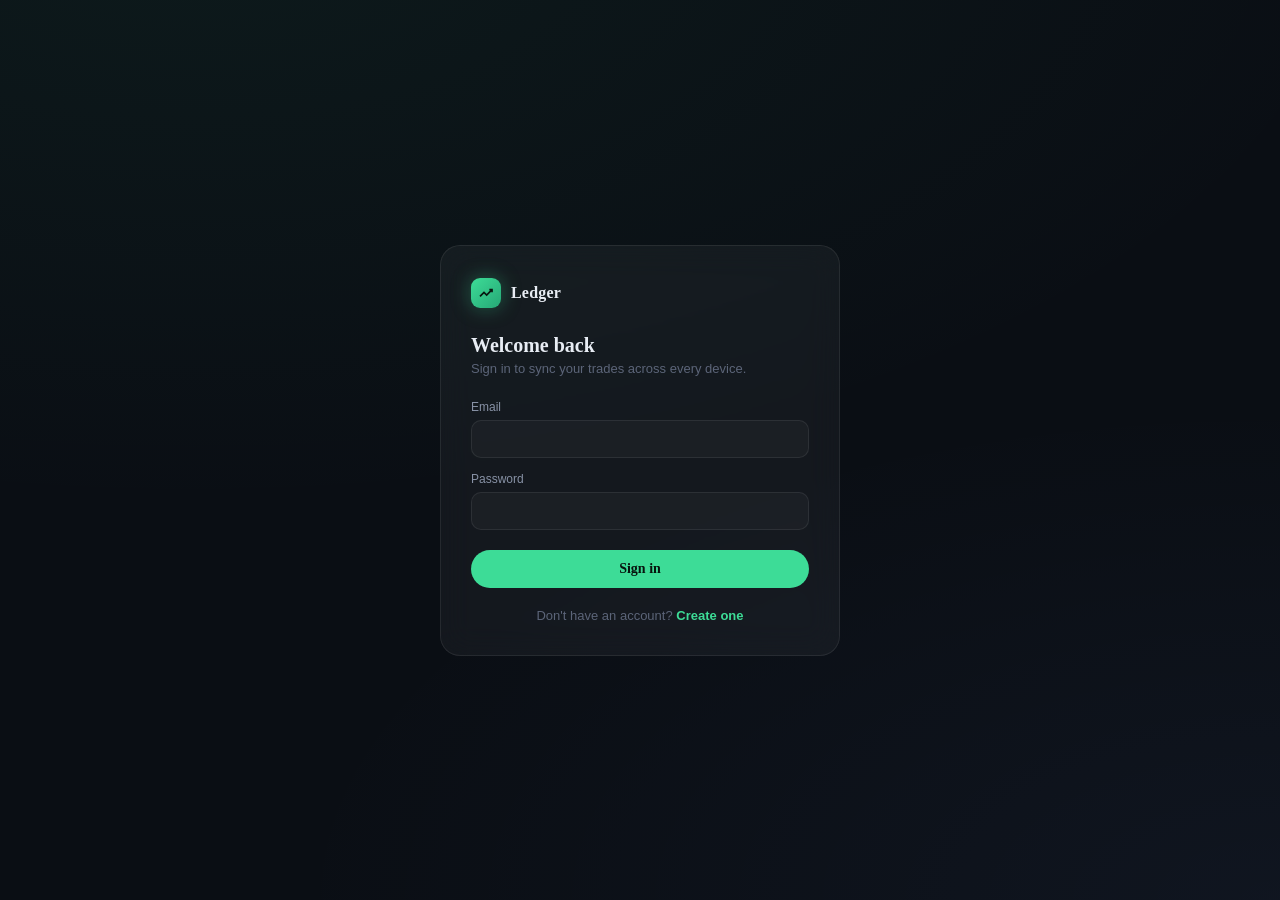
<file: frontend/settings.html>
<!DOCTYPE html>
<html lang="en">
<head>
<meta charset="UTF-8">
<meta name="viewport" content="width=device-width, initial-scale=1.0">
<title>Settings — Ledger</title>
<link rel="preconnect" href="https://fonts.googleapis.com">
<link href="https://fonts.googleapis.com/css2?family=Space+Grotesk:wght@500;600;700&family=Inter:wght@400;500;600&family=JetBrains+Mono:wght@400;500;600&display=swap" rel="stylesheet">
<link rel="stylesheet" href="css/styles.css">
<link rel="manifest" href="manifest.json">
<meta name="theme-color" content="#0A0E14">
<link rel="apple-touch-icon" href="icons/apple-touch-icon.png">
<link rel="icon" href="icons/icon-192.png">
<script>if('serviceWorker' in navigator){window.addEventListener('load',()=>{navigator.serviceWorker.register('sw.js').catch(()=>{});});}</script>
</head>
<body>

<!-- ================= SIDEBAR ================= -->
<aside class="sidebar">
  <div class="brand">
    <div class="brand-mark">
      <svg viewBox="0 0 24 24" fill="none" stroke="#08150F" stroke-width="2.5"><path d="M3 17l6-6 4 4 8-8"/><path d="M17 7h4v4"/></svg>
    </div>
    <div class="brand-name">Ledger</div>
  </div>

  <div class="nav-section-label">Overview</div>
  <a class="nav-item" href="dashboard.html" style="text-decoration:none;">
    <svg viewBox="0 0 24 24" fill="none" stroke="currentColor" stroke-width="2"><rect x="3" y="3" width="7" height="9" rx="1.5"/><rect x="14" y="3" width="7" height="5" rx="1.5"/><rect x="14" y="12" width="7" height="9" rx="1.5"/><rect x="3" y="16" width="7" height="5" rx="1.5"/></svg>
    Dashboard
  </a>
  <a class="nav-item" href="trades.html" style="text-decoration:none;">
    <svg viewBox="0 0 24 24" fill="none" stroke="currentColor" stroke-width="2"><path d="M4 19h16M6 15l4-5 3 3 5-7"/></svg>
    Trade History
  </a>
  <a class="nav-item" href="calendar.html" style="text-decoration:none;">
    <svg viewBox="0 0 24 24" fill="none" stroke="currentColor" stroke-width="2"><rect x="3" y="4" width="18" height="17" rx="2"/><path d="M3 9h18M8 3v3M16 3v3"/></svg>
    Calendar
  </a>
  <a class="nav-item" href="journal.html" style="text-decoration:none;">
    <svg viewBox="0 0 24 24" fill="none" stroke="currentColor" stroke-width="2"><path d="M4 4h13l3 4v12a1 1 0 0 1-1 1H4a1 1 0 0 1-1-1V5a1 1 0 0 1 1-1z"/><path d="M8 9h8M8 13h8M8 17h5"/></svg>
    Journal
  </a>

  <div class="nav-section-label">Analysis</div>
  <a class="nav-item" href="statistics.html" style="text-decoration:none;">
    <svg viewBox="0 0 24 24" fill="none" stroke="currentColor" stroke-width="2"><path d="M3 3v18h18"/><path d="M7 15l4-4 3 3 5-6"/></svg>
    Statistics
  </a>
  <a class="nav-item" href="psychology.html" style="text-decoration:none;">
    <svg viewBox="0 0 24 24" fill="none" stroke="currentColor" stroke-width="2"><circle cx="12" cy="12" r="9"/><path d="M12 8v4l3 2"/></svg>
    Psychology
  </a>
  <a class="nav-item" href="goals.html" style="text-decoration:none;">
    <svg viewBox="0 0 24 24" fill="none" stroke="currentColor" stroke-width="2"><circle cx="12" cy="12" r="9"/><path d="M12 6v6l4 2"/><circle cx="12" cy="12" r="2.2" fill="currentColor" stroke="none"/></svg>
    Goals
  </a>

  <div class="nav-section-label">Tools</div>
  <a class="nav-item" href="risk-calculator.html" style="text-decoration:none;">
    <svg viewBox="0 0 24 24" fill="none" stroke="currentColor" stroke-width="2"><rect x="4" y="2" width="16" height="20" rx="2"/><path d="M8 7h8M8 11h8M8 15h4"/></svg>
    Risk Calculator
  </a>
  <a class="nav-item" href="settings.html" style="text-decoration:none;" title="Manage accounts & sync tokens in Settings">
    <svg viewBox="0 0 24 24" fill="none" stroke="currentColor" stroke-width="2"><path d="M12 2v4M12 18v4M4.9 4.9l2.8 2.8M16.3 16.3l2.8 2.8M2 12h4M18 12h4M4.9 19.1l2.8-2.8M16.3 7.7l2.8-2.8"/></svg>
    MT5 Sync
  </a>
  <div class="nav-item active">
    <svg viewBox="0 0 24 24" fill="none" stroke="currentColor" stroke-width="2"><circle cx="12" cy="12" r="3"/><path d="M19.4 15a1.7 1.7 0 0 0 .3 1.9l.1.1a2 2 0 1 1-2.8 2.8l-.1-.1a1.7 1.7 0 0 0-1.9-.3 1.7 1.7 0 0 0-1 1.5V21a2 2 0 1 1-4 0v-.1a1.7 1.7 0 0 0-1-1.6 1.7 1.7 0 0 0-1.9.3l-.1.1a2 2 0 1 1-2.8-2.8l.1-.1a1.7 1.7 0 0 0 .3-1.9 1.7 1.7 0 0 0-1.5-1H3a2 2 0 1 1 0-4h.1a1.7 1.7 0 0 0 1.6-1 1.7 1.7 0 0 0-.3-1.9l-.1-.1a2 2 0 1 1 2.8-2.8l.1.1a1.7 1.7 0 0 0 1.9.3H9a1.7 1.7 0 0 0 1-1.5V3a2 2 0 1 1 4 0v.1a1.7 1.7 0 0 0 1 1.6 1.7 1.7 0 0 0 1.9-.3l.1-.1a2 2 0 1 1 2.8 2.8l-.1.1a1.7 1.7 0 0 0-.3 1.9V9a1.7 1.7 0 0 0 1.5 1H21a2 2 0 1 1 0 4h-.1a1.7 1.7 0 0 0-1.6 1z"/></svg>
    Settings
  </div>

  <div class="sidebar-foot" id="userFoot" style="cursor:pointer;" title="Sign out">
    <div class="avatar" id="userAvatar">--</div>
    <div>
      <div class="who" id="userName">Loading…</div>
      <div class="plan" id="userSub">Sign out</div>
    </div>
  </div>
</aside>

<!-- ================= MAIN ================= -->
<main class="main">

  <div class="topbar">
    <div class="topbar-left">
      <h1>Settings</h1>
      <p>Accounts, sync, and how the app looks and feels</p>
    </div>
    <div class="topbar-right">
      <div class="sync-status" id="syncStatus">
        <span class="sync-dot status-offline" id="syncDot"></span>
        <span id="syncStatusText">Connecting…</span>
      </div>
    </div>
  </div>

  <div class="settings-grid">
    <nav class="settings-nav">
      <div class="settings-nav-item active" data-section="preferences">Preferences</div>
      <div class="settings-nav-item" data-section="accounts">Trading Accounts</div>
      <div class="settings-nav-item" data-section="sync">Sync &amp; Devices</div>
      <div class="settings-nav-item" data-section="data">Data</div>
    </nav>

    <div>
      <!-- ============ PREFERENCES ============ -->
      <div class="card settings-section active" id="section-preferences">
        <div class="card-head"><div class="card-title">Appearance</div></div>

        <div class="settings-row">
          <div><div class="settings-row-label">Theme</div><div class="settings-row-sub">Applies across the whole app.</div></div>
          <div class="theme-options">
            <div class="theme-swatch dark" data-theme-choice="dark">Dark</div>
            <div class="theme-swatch light" data-theme-choice="light">Light</div>
          </div>
        </div>

        <div class="settings-row">
          <div><div class="settings-row-label">Accent color</div><div class="settings-row-sub">Used for profit, highlights, and primary buttons.</div></div>
          <div class="accent-options" id="accentOptions"></div>
        </div>

        <div class="card-head" style="margin-top:8px;"><div class="card-title">Trading Preferences</div></div>

        <div class="settings-row">
          <div><div class="settings-row-label">Currency</div></div>
          <div class="settings-row-control"><select id="currencySelect"></select></div>
        </div>
        <div class="settings-row">
          <div><div class="settings-row-label">Timezone</div></div>
          <div class="settings-row-control"><select id="timezoneSelect"></select></div>
        </div>
        <div class="settings-row">
          <div><div class="settings-row-label">Starting balance</div><div class="settings-row-sub">Used as the baseline for your equity curve and drawdown.</div></div>
          <div class="settings-row-control"><input type="number" step="any" id="startingBalanceInput"></div>
        </div>
        <div class="settings-row">
          <div><div class="settings-row-label">Language</div><div class="settings-row-sub">More languages coming soon.</div></div>
          <div class="settings-row-control">
            <select id="languageSelect">
              <option value="en">English</option>
              <option value="es">Español (soon)</option>
              <option value="fr">Français (soon)</option>
              <option value="de">Deutsch (soon)</option>
              <option value="pt">Português (soon)</option>
            </select>
          </div>
        </div>

        <div class="card-head" style="margin-top:8px;"><div class="card-title">Behavior</div></div>

        <div class="settings-row">
          <div><div class="settings-row-label">Notifications</div><div class="settings-row-sub">Alerts for goals, sync issues, and daily summaries.</div></div>
          <div class="toggle" id="toggleNotifications" data-key="notifications_enabled"><div class="toggle-knob"></div></div>
        </div>
        <div class="settings-row">
          <div><div class="settings-row-label">Auto backup</div><div class="settings-row-sub">Keeps your synced data as your backup — nothing extra to configure.</div></div>
          <div class="toggle" id="toggleAutoBackup" data-key="auto_backup_enabled"><div class="toggle-knob"></div></div>
        </div>
        <div class="settings-row">
          <div><div class="settings-row-label">Auto sync</div><div class="settings-row-sub">Sync automatically every 30 seconds and after every save.</div></div>
          <div class="toggle" id="toggleAutoSync" data-key="auto_sync_enabled"><div class="toggle-knob"></div></div>
        </div>
      </div>

      <!-- ============ TRADING ACCOUNTS ============ -->
      <div class="card settings-section" id="section-accounts">
        <div class="card-head">
          <div>
            <div class="card-title">Trading Accounts</div>
            <div class="card-sub">MT5 accounts and prop firm challenges linked to your journal.</div>
          </div>
          <button class="btn-primary" id="addAccountBtn">
            <svg viewBox="0 0 24 24" fill="none" stroke="currentColor" stroke-width="2.5" width="14" height="14"><path d="M12 5v14M5 12h14"/></svg>
            Add Account
          </button>
        </div>
        <div id="accountsList"></div>
        <div class="empty-state" id="accountsEmptyState" style="display:none;">
          <svg viewBox="0 0 24 24" fill="none" stroke="currentColor" stroke-width="1.5"><rect x="2" y="5" width="20" height="14" rx="2"/><path d="M2 10h20"/></svg>
          <div class="title">No accounts linked yet</div>
          <div class="sub">Add an account to get a sync token for the MT5 EA (coming in the next phase).</div>
        </div>

        <!-- Add account inline form -->
        <div id="addAccountForm" style="display:none; margin-top:16px; padding-top:16px; border-top:1px solid var(--glass-border);">
          <div class="form-grid">
            <div class="field"><label for="aName">Account name *</label><input type="text" id="aName" placeholder="FTMO 100K Challenge"></div>
            <div class="field"><label for="aPropFirm">Prop firm</label><input type="text" id="aPropFirm" placeholder="FTMO, Alpha Capital, Maven…"></div>
            <div class="field"><label for="aBroker">Broker</label><input type="text" id="aBroker" placeholder="e.g. IC Markets"></div>
            <div class="field"><label for="aAccountNumber">Account number</label><input type="text" id="aAccountNumber"></div>
            <div class="field"><label for="aMt5Login">MT5 login</label><input type="text" id="aMt5Login"></div>
            <div class="field"><label for="aMt5Server">MT5 server</label><input type="text" id="aMt5Server" placeholder="Broker-Live01"></div>
            <div class="field"><label for="aCurrency">Currency</label><input type="text" id="aCurrency" value="USD"></div>
            <div class="field"><label for="aStartingBalance">Starting balance</label><input type="number" step="any" id="aStartingBalance" value="0"></div>
          </div>
          <div class="form-actions">
            <button type="button" class="btn-ghost" id="cancelAddAccount">Cancel</button>
            <button type="button" class="btn-primary" id="saveAccountBtn">Save Account</button>
          </div>
        </div>
      </div>

      <!-- ============ SYNC & DEVICES ============ -->
      <div class="card settings-section" id="section-sync">
        <div class="card-head">
          <div class="card-title">Sync</div>
          <button class="btn-ghost" id="syncNowBtn">Sync now</button>
        </div>
        <div class="settings-row">
          <div><div class="settings-row-label">Status</div></div>
          <div class="settings-row-control" id="syncDetailStatus">—</div>
        </div>

        <div class="card-head" style="margin-top:8px;"><div class="card-title">Active Devices</div></div>
        <div id="sessionsList"></div>
      </div>

      <!-- ============ DATA ============ -->
      <div class="card settings-section" id="section-data">
        <div class="card-head"><div class="card-title">Export your data</div></div>
        <div class="settings-row">
          <div><div class="settings-row-label">Full backup (JSON)</div><div class="settings-row-sub">Trades, journal entries, calendar notes, and goals stored on this device.</div></div>
          <div class="settings-row-control"><button class="btn-ghost" id="exportAllBtn">Download</button></div>
        </div>
      </div>
    </div>
  </div>

</main>

<div class="toast-stack" id="toastStack"></div>

<script type="module" src="js/pages/settings.js"></script>
</body>
</html>
</file>
<file: frontend/css/styles.css>
:root{
    --bg:#0A0E14;
    --bg-elev:#0D1119;
    --glass:rgba(255,255,255,0.045);
    --glass-border:rgba(255,255,255,0.08);
    --glass-hover:rgba(255,255,255,0.07);
    --text:#E8EDF4;
    --text-muted:#8892A6;
    --text-dim:#5C6579;
    --mint:#3DDC97;
    --mint-dim:rgba(61,220,151,0.14);
    --coral:#FF6B6B;
    --coral-dim:rgba(255,107,107,0.14);
    --periwinkle:#7C9EFF;
    --amber:#F5B860;
    --radius-lg:20px;
    --radius-md:14px;
    --radius-sm:10px;
  }
  *{box-sizing:border-box; margin:0; padding:0;}
  body{
    background:
      radial-gradient(1200px 600px at 15% -10%, rgba(61,220,151,0.06), transparent),
      radial-gradient(1000px 500px at 100% 0%, rgba(124,158,255,0.05), transparent),
      var(--bg);
    color:var(--text);
    font-family:'Inter', sans-serif;
    min-height:100vh;
    display:flex;
    -webkit-font-smoothing:antialiased;
  }
  ::selection{ background:var(--mint-dim); color:var(--mint); }

  .num{ font-family:'JetBrains Mono', monospace; font-variant-numeric:tabular-nums; }
  .display{ font-family:'Space Grotesk', sans-serif; }

  /* ---------- Sidebar ---------- */
  .sidebar{
    width:232px;
    flex-shrink:0;
    padding:24px 16px;
    display:flex;
    flex-direction:column;
    gap:4px;
    border-right:1px solid var(--glass-border);
    position:sticky;
    top:0;
    height:100vh;
  }
  .brand{
    display:flex; align-items:center; gap:10px;
    padding:6px 10px 28px 10px;
  }
  .brand-mark{
    width:30px; height:30px; border-radius:9px;
    background:linear-gradient(135deg, var(--mint), #26A876);
    display:flex; align-items:center; justify-content:center;
    box-shadow:0 0 20px rgba(61,220,151,0.35);
  }
  .brand-mark svg{ width:16px; height:16px; }
  .brand-name{ font-family:'Space Grotesk'; font-weight:600; font-size:16px; letter-spacing:0.2px; }

  .nav-section-label{
    font-size:11px; text-transform:uppercase; letter-spacing:0.08em;
    color:var(--text-dim); padding:16px 12px 8px 12px; font-weight:600;
  }
  .nav-item{
    display:flex; align-items:center; gap:11px;
    padding:9px 12px; border-radius:var(--radius-sm);
    color:var(--text-muted); font-size:14px; font-weight:500;
    cursor:pointer; transition:background 0.15s, color 0.15s;
    position:relative;
  }
  .nav-item svg{ width:17px; height:17px; opacity:0.85; flex-shrink:0; }
  .nav-item:hover{ background:var(--glass); color:var(--text); }
  .nav-item.active{ background:var(--mint-dim); color:var(--mint); }
  .nav-item.active svg{ opacity:1; }
  .nav-item.active::before{
    content:''; position:absolute; left:-16px; top:8px; bottom:8px; width:3px;
    background:var(--mint); border-radius:0 3px 3px 0;
  }

  .sidebar-foot{
    margin-top:auto; padding:12px; border-radius:var(--radius-md);
    background:var(--glass); border:1px solid var(--glass-border);
    display:flex; align-items:center; gap:10px;
  }
  .avatar{
    width:32px; height:32px; border-radius:50%;
    background:linear-gradient(135deg, var(--periwinkle), #4A63C9);
    display:flex; align-items:center; justify-content:center;
    font-size:12px; font-weight:600; flex-shrink:0;
  }
  .sidebar-foot .who{ font-size:13px; font-weight:600; line-height:1.3; }
  .sidebar-foot .plan{ font-size:11px; color:var(--text-dim); }

  /* ---------- Main ---------- */
  .main{ flex:1; min-width:0; padding:22px 32px 60px 32px; }

  .topbar{
    display:flex; align-items:center; justify-content:space-between;
    margin-bottom:26px; gap:20px;
  }
  .topbar-left h1{ font-family:'Space Grotesk'; font-size:22px; font-weight:600; }
  .topbar-left p{ color:var(--text-dim); font-size:13px; margin-top:2px; }

  .topbar-right{ display:flex; align-items:center; gap:12px; }

  .account-pill{
    display:flex; align-items:center; gap:8px;
    background:var(--glass); border:1px solid var(--glass-border);
    padding:8px 14px; border-radius:100px; font-size:13px; font-weight:500;
    cursor:pointer;
  }
  .account-pill .dot{ width:6px; height:6px; border-radius:50%; background:var(--mint); }
  .account-pill svg{ width:14px; height:14px; color:var(--text-dim); }

  .sync-status{
    display:flex; align-items:center; gap:7px;
    font-size:12.5px; color:var(--text-muted); font-weight:500;
    background:var(--glass); border:1px solid var(--glass-border);
    padding:8px 13px; border-radius:100px;
  }
  .sync-dot{
    width:7px; height:7px; border-radius:50%; background:var(--mint);
    box-shadow:0 0 8px var(--mint);
    animation:pulse 2.2s ease-in-out infinite;
  }
  @keyframes pulse{ 0%,100%{opacity:1;} 50%{opacity:0.4;} }

  .btn-primary{
    background:var(--mint); color:#08150F; border:none;
    font-family:'Inter'; font-weight:600; font-size:13px;
    padding:9px 16px; border-radius:100px; cursor:pointer;
    display:flex; align-items:center; gap:6px;
    transition:transform 0.12s, box-shadow 0.12s;
    box-shadow:0 0 0 rgba(61,220,151,0);
  }
  .btn-primary:hover{ transform:translateY(-1px); box-shadow:0 6px 20px rgba(61,220,151,0.25); }
  .btn-primary svg{ width:14px; height:14px; }

  /* ---------- KPI Strip ---------- */
  .kpi-strip{
    display:grid;
    grid-template-columns:repeat(5, 1fr);
    gap:14px;
    margin-bottom:20px;
  }
  .kpi-card{
    background:var(--glass); border:1px solid var(--glass-border);
    border-radius:var(--radius-md); padding:16px 18px;
    backdrop-filter:blur(14px);
    transition:background 0.15s, transform 0.15s;
  }
  .kpi-card:hover{ background:var(--glass-hover); transform:translateY(-2px); }
  .kpi-label{ font-size:12px; color:var(--text-dim); font-weight:500; margin-bottom:9px; }
  .kpi-value{ font-size:22px; font-weight:600; letter-spacing:-0.2px; }
  .kpi-value.mint{ color:var(--mint); }
  .kpi-value.coral{ color:var(--coral); }
  .kpi-trend{ font-size:12px; margin-top:6px; display:flex; align-items:center; gap:4px; }
  .kpi-trend.up{ color:var(--mint); }
  .kpi-trend.down{ color:var(--coral); }
  .kpi-trend svg{ width:11px; height:11px; }

  /* ---------- Grid layout ---------- */
  .grid-row{ display:grid; gap:14px; margin-bottom:14px; }
  .grid-row.equity-row{ grid-template-columns:2.2fr 1fr; }
  .grid-row.charts-row{ grid-template-columns:1fr 1fr 1fr; }
  .grid-row.bottom-row{ grid-template-columns:1.5fr 1fr; }

  .card{
    background:var(--glass); border:1px solid var(--glass-border);
    border-radius:var(--radius-lg); padding:20px 22px;
    backdrop-filter:blur(14px);
  }
  .card-head{
    display:flex; align-items:center; justify-content:space-between;
    margin-bottom:16px;
  }
  .card-title{ font-family:'Space Grotesk'; font-size:15px; font-weight:600; }
  .card-sub{ font-size:12px; color:var(--text-dim); margin-top:2px; }

  .tf-toggle{ display:flex; gap:2px; background:rgba(255,255,255,0.03); padding:3px; border-radius:100px; border:1px solid var(--glass-border); }
  .tf-btn{
    font-size:11.5px; font-weight:600; color:var(--text-dim); padding:5px 11px;
    border-radius:100px; cursor:pointer; transition:all 0.15s;
  }
  .tf-btn.active{ background:var(--mint); color:#08150F; }

  /* Equity card specifics */
  .equity-headline{ display:flex; align-items:baseline; gap:10px; margin-bottom:2px; }
  .equity-headline .big{ font-size:30px; font-weight:600; }
  .equity-headline .delta{ font-size:13px; font-weight:600; color:var(--mint); background:var(--mint-dim); padding:3px 9px; border-radius:100px; }
  .chart-wrap{ position:relative; height:220px; margin-top:10px; }

  /* Calendar mini */
  .cal-head{ display:flex; align-items:center; justify-content:space-between; margin-bottom:14px; }
  .cal-arrow{ width:24px; height:24px; border-radius:7px; display:flex; align-items:center; justify-content:center; color:var(--text-dim); cursor:pointer; }
  .cal-arrow:hover{ background:var(--glass-hover); color:var(--text); }
  .cal-grid{ display:grid; grid-template-columns:repeat(7,1fr); gap:5px; }
  .cal-dow{ font-size:10px; color:var(--text-dim); text-align:center; font-weight:600; padding-bottom:4px; }
  .cal-day{
    aspect-ratio:1; border-radius:8px; display:flex; flex-direction:column; align-items:center; justify-content:center;
    font-size:10.5px; font-weight:600; cursor:pointer; gap:1px;
    border:1px solid transparent;
  }
  .cal-day.win{ background:var(--mint-dim); color:var(--mint); }
  .cal-day.loss{ background:var(--coral-dim); color:var(--coral); }
  .cal-day.flat{ background:rgba(255,255,255,0.04); color:var(--text-dim); }
  .cal-day.empty{ background:transparent; }
  .cal-day:hover{ border-color:currentColor; }
  .cal-day .pnl{ font-family:'JetBrains Mono'; font-size:8px; font-weight:500; opacity:0.85; }

  .mini-chart-wrap{ position:relative; height:150px; }

  /* Trades table */
  table{ width:100%; border-collapse:collapse; }
  thead th{
    text-align:left; font-size:11px; color:var(--text-dim); font-weight:600;
    text-transform:uppercase; letter-spacing:0.04em; padding:0 10px 10px 10px;
    border-bottom:1px solid var(--glass-border);
  }
  tbody td{ padding:12px 10px; font-size:13px; border-bottom:1px solid rgba(255,255,255,0.04); }
  tbody tr:last-child td{ border-bottom:none; }
  tbody tr{ transition:background 0.12s; }
  tbody tr:hover{ background:var(--glass-hover); }
  .pair-cell{ display:flex; align-items:center; gap:9px; font-weight:600; }
  .pair-flag{ width:26px; height:26px; border-radius:7px; background:rgba(255,255,255,0.05); display:flex; align-items:center; justify-content:center; font-size:10px; font-weight:700; color:var(--text-muted); }
  .dir-badge{
    font-size:11px; font-weight:600; padding:3px 9px; border-radius:100px;
    display:inline-flex; align-items:center; gap:4px;
  }
  .dir-badge.buy{ background:var(--mint-dim); color:var(--mint); }
  .dir-badge.sell{ background:var(--coral-dim); color:var(--coral); }
  .pnl-cell{ font-family:'JetBrains Mono'; font-weight:600; }
  .pnl-cell.pos{ color:var(--mint); }
  .pnl-cell.neg{ color:var(--coral); }
  .rr-cell{ font-family:'JetBrains Mono'; color:var(--text-muted); }
  .tag-chip{ font-size:11px; color:var(--text-dim); background:rgba(255,255,255,0.04); padding:3px 8px; border-radius:6px; }

  .view-all{ font-size:12.5px; color:var(--periwinkle); font-weight:600; cursor:pointer; }

  /* Psychology bars */
  .psy-row{ display:flex; align-items:center; gap:12px; margin-bottom:14px; }
  .psy-row:last-child{ margin-bottom:0; }
  .psy-label{ width:110px; font-size:12.5px; color:var(--text-muted); font-weight:500; flex-shrink:0; }
  .psy-bar-track{ flex:1; height:6px; border-radius:100px; background:rgba(255,255,255,0.05); overflow:hidden; }
  .psy-bar-fill{ height:100%; border-radius:100px; }
  .psy-val{ width:32px; text-align:right; font-family:'JetBrains Mono'; font-size:12px; color:var(--text-muted); flex-shrink:0; }

  @media (max-width: 1200px){
    .kpi-strip{ grid-template-columns:repeat(3,1fr); }
    .grid-row.equity-row, .grid-row.charts-row, .grid-row.bottom-row{ grid-template-columns:1fr; }
  }
  @media (max-width: 860px){
    .sidebar{ display:none; }
    .kpi-strip{ grid-template-columns:repeat(2,1fr); }
    .main{ padding:18px; }
  }

/* ========================================================================
   Additions for Phase: Frontend wiring (sync status, modal, auth page)
   ======================================================================== */

/* ---- Sync status dot states ---- */
.sync-dot.status-synced{ background:var(--mint); box-shadow:0 0 8px var(--mint); }
.sync-dot.status-syncing{ background:var(--amber); box-shadow:0 0 8px var(--amber); animation:pulse 0.9s ease-in-out infinite; }
.sync-dot.status-offline{ background:var(--coral); box-shadow:0 0 8px var(--coral); animation:none; }
.sync-dot.status-error{ background:var(--coral); box-shadow:0 0 8px var(--coral); animation:pulse 0.6s ease-in-out infinite; }
.sync-status.status-offline{ color:var(--coral); }
.sync-status.status-error{ color:var(--coral); }

/* ---- Toast (used for "trade saved", errors, etc.) ---- */
.toast-stack{
  position:fixed; bottom:24px; right:24px; z-index:200;
  display:flex; flex-direction:column; gap:10px; align-items:flex-end;
}
.toast{
  background:#12161f; border:1px solid var(--glass-border);
  padding:12px 16px; border-radius:var(--radius-sm);
  font-size:13px; font-weight:500; box-shadow:0 10px 30px rgba(0,0,0,0.4);
  display:flex; align-items:center; gap:8px;
  animation:toast-in 0.2s ease-out;
}
.toast.success{ border-color:rgba(61,220,151,0.3); color:var(--mint); }
.toast.error{ border-color:rgba(255,107,107,0.3); color:var(--coral); }
@keyframes toast-in{ from{ opacity:0; transform:translateY(8px);} to{ opacity:1; transform:translateY(0);} }

/* ---- Modal ---- */
.modal-overlay{
  position:fixed; inset:0; background:rgba(5,7,11,0.72); backdrop-filter:blur(3px);
  display:flex; align-items:center; justify-content:center; z-index:150;
  padding:20px;
}
.modal-overlay.hidden{ display:none; }
.modal{
  width:100%; max-width:560px; max-height:88vh; overflow-y:auto;
  background:var(--bg-elev); border:1px solid var(--glass-border);
  border-radius:var(--radius-lg); padding:24px 26px;
  box-shadow:0 24px 60px rgba(0,0,0,0.5);
}
.modal-head{ display:flex; align-items:center; justify-content:space-between; margin-bottom:20px; }
.modal-head h2{ font-family:'Space Grotesk'; font-size:18px; font-weight:600; }
.modal-close{ width:28px; height:28px; border-radius:8px; display:flex; align-items:center; justify-content:center; color:var(--text-dim); cursor:pointer; }
.modal-close:hover{ background:var(--glass-hover); color:var(--text); }

.form-grid{ display:grid; grid-template-columns:1fr 1fr; gap:14px; }
.form-grid.full{ grid-template-columns:1fr; }
.field{ display:flex; flex-direction:column; gap:6px; }
.field.span-2{ grid-column:span 2; }
.field label{ font-size:12px; color:var(--text-muted); font-weight:500; }
.field input, .field select, .field textarea{
  background:rgba(255,255,255,0.03); border:1px solid var(--glass-border);
  border-radius:var(--radius-sm); padding:10px 12px; color:var(--text);
  font-family:'Inter'; font-size:13.5px; outline:none;
  transition:border-color 0.15s, background 0.15s;
}
.field input:focus, .field select:focus, .field textarea:focus{
  border-color:var(--mint); background:rgba(255,255,255,0.05);
}
.field textarea{ resize:vertical; min-height:70px; font-family:'Inter'; }
.field-error{ font-size:11.5px; color:var(--coral); min-height:14px; }

.form-actions{ display:flex; justify-content:flex-end; gap:10px; margin-top:20px; }
.btn-ghost{
  background:transparent; border:1px solid var(--glass-border); color:var(--text-muted);
  font-weight:600; font-size:13px; padding:9px 16px; border-radius:100px; cursor:pointer;
}
.btn-ghost:hover{ background:var(--glass-hover); color:var(--text); }

/* ---- Empty state ---- */
.empty-state{
  display:flex; flex-direction:column; align-items:center; justify-content:center;
  padding:36px 20px; color:var(--text-dim); text-align:center; gap:8px;
}
.empty-state svg{ width:34px; height:34px; opacity:0.5; margin-bottom:4px; }
.empty-state .title{ font-size:13.5px; font-weight:600; color:var(--text-muted); }
.empty-state .sub{ font-size:12.5px; }

/* ========================================================================
   Auth page (login / register)
   ======================================================================== */
.auth-page{
  min-height:100vh; width:100%; display:flex; align-items:center; justify-content:center;
  padding:24px;
}
.auth-card{
  width:100%; max-width:400px;
  background:var(--glass); border:1px solid var(--glass-border);
  border-radius:var(--radius-lg); padding:32px 30px;
  backdrop-filter:blur(16px);
}
.auth-brand{ display:flex; align-items:center; gap:10px; margin-bottom:26px; }
.auth-title{ font-family:'Space Grotesk'; font-size:20px; font-weight:600; margin-bottom:4px; }
.auth-sub{ font-size:13px; color:var(--text-dim); margin-bottom:24px; }
.auth-form{ display:flex; flex-direction:column; gap:14px; }
.auth-submit{
  width:100%; justify-content:center; padding:11px; font-size:14px; margin-top:6px;
}
.auth-switch{ margin-top:20px; text-align:center; font-size:13px; color:var(--text-dim); }
.auth-switch a{ color:var(--mint); font-weight:600; text-decoration:none; cursor:pointer; }
.auth-error{
  background:var(--coral-dim); color:var(--coral); border:1px solid rgba(255,107,107,0.25);
  border-radius:var(--radius-sm); padding:10px 12px; font-size:12.5px; display:none;
}
.auth-error.visible{ display:block; }
.spinner{
  width:14px; height:14px; border-radius:50%;
  border:2px solid rgba(8,21,15,0.3); border-top-color:#08150F;
  animation:spin 0.6s linear infinite; display:inline-block;
}
@keyframes spin{ to{ transform:rotate(360deg); } }

.loading-screen{
  min-height:100vh; display:flex; align-items:center; justify-content:center;
  color:var(--text-dim); font-size:13px; gap:10px;
}
.loading-screen .spinner{ border-color:rgba(255,255,255,0.15); border-top-color:var(--mint); width:18px; height:18px; }

/* ========================================================================
   Trade History page
   ======================================================================== */
.toolbar{
  display:flex; align-items:center; gap:10px; flex-wrap:wrap;
  margin-bottom:16px;
}
.search-box{
  display:flex; align-items:center; gap:8px;
  background:var(--glass); border:1px solid var(--glass-border);
  border-radius:100px; padding:9px 14px; flex:1; min-width:200px; max-width:320px;
}
.search-box svg{ width:15px; height:15px; color:var(--text-dim); flex-shrink:0; }
.search-box input{
  background:none; border:none; outline:none; color:var(--text);
  font-family:'Inter'; font-size:13px; width:100%;
}
.toolbar-btn{
  display:flex; align-items:center; gap:7px;
  background:var(--glass); border:1px solid var(--glass-border); color:var(--text-muted);
  font-size:13px; font-weight:500; padding:9px 14px; border-radius:100px; cursor:pointer;
  white-space:nowrap; transition:background 0.15s, color 0.15s;
}
.toolbar-btn:hover{ background:var(--glass-hover); color:var(--text); }
.toolbar-btn.active{ background:var(--mint-dim); color:var(--mint); border-color:transparent; }
.toolbar-btn svg{ width:14px; height:14px; }
.toolbar-spacer{ flex:1; }
.toolbar select{
  background:var(--glass); border:1px solid var(--glass-border); color:var(--text-muted);
  font-size:13px; font-weight:500; padding:9px 12px; border-radius:100px; cursor:pointer; outline:none;
}

.filter-panel{
  display:none; grid-template-columns:repeat(auto-fit, minmax(140px, 1fr)); gap:12px;
  background:var(--glass); border:1px solid var(--glass-border); border-radius:var(--radius-md);
  padding:16px 18px; margin-bottom:16px;
}
.filter-panel.open{ display:grid; }

.bulk-bar{
  display:none; align-items:center; gap:12px;
  background:var(--mint-dim); border:1px solid rgba(61,220,151,0.25); border-radius:var(--radius-md);
  padding:10px 16px; margin-bottom:14px; font-size:13px; color:var(--mint); font-weight:600;
}
.bulk-bar.visible{ display:flex; }
.bulk-bar .toolbar-btn{ background:rgba(255,255,255,0.06); color:var(--text); border-color:transparent; }

.data-table-card{ padding:0; overflow:hidden; }
.data-table-card table{ width:100%; }
.data-table-card thead th{ padding:14px 12px; }
.data-table-card tbody td{ padding:13px 12px; }
.data-table-card thead{ background:rgba(255,255,255,0.02); }

input[type="checkbox"].row-check{
  width:16px; height:16px; accent-color:var(--mint); cursor:pointer;
}

.status-chip{ font-size:11px; font-weight:600; padding:3px 9px; border-radius:100px; text-transform:capitalize; }
.status-chip.closed{ background:rgba(255,255,255,0.06); color:var(--text-muted); }
.status-chip.open{ background:rgba(124,158,255,0.14); color:var(--periwinkle); }
.status-chip.breakeven{ background:rgba(245,184,96,0.14); color:var(--amber); }

.row-actions{ display:flex; gap:6px; }
.icon-btn{
  width:28px; height:28px; border-radius:8px; display:flex; align-items:center; justify-content:center;
  color:var(--text-dim); cursor:pointer; transition:background 0.15s, color 0.15s;
}
.icon-btn svg{ width:14px; height:14px; }
.icon-btn:hover{ background:var(--glass-hover); color:var(--text); }
.icon-btn.danger:hover{ background:var(--coral-dim); color:var(--coral); }
.icon-btn.success:hover{ background:var(--mint-dim); color:var(--mint); }

.pagination{
  display:flex; align-items:center; justify-content:space-between;
  padding:14px 18px; border-top:1px solid var(--glass-border);
  font-size:12.5px; color:var(--text-dim);
}
.pagination-controls{ display:flex; align-items:center; gap:6px; }
.page-btn{
  width:28px; height:28px; border-radius:8px; display:flex; align-items:center; justify-content:center;
  color:var(--text-muted); cursor:pointer; font-size:12.5px; font-weight:600;
}
.page-btn:hover{ background:var(--glass-hover); color:var(--text); }
.page-btn.active{ background:var(--mint); color:#08150F; }
.page-btn.disabled{ opacity:0.35; pointer-events:none; }

.sortable-th{ cursor:pointer; user-select:none; display:flex; align-items:center; gap:4px; }
.sortable-th svg{ width:10px; height:10px; opacity:0.6; }

/* ========================================================================
   Light theme override — activated via <html data-theme="light">
   ======================================================================== */
html[data-theme="light"]{
  --bg:#F3F5F9;
  --bg-elev:#FFFFFF;
  --glass:rgba(15,20,30,0.035);
  --glass-border:rgba(15,20,30,0.09);
  --glass-hover:rgba(15,20,30,0.06);
  --text:#12161F;
  --text-muted:#565F72;
  --text-dim:#8991A3;
}
html[data-theme="light"] body{
  background:
    radial-gradient(1200px 600px at 15% -10%, rgba(61,220,151,0.08), transparent),
    radial-gradient(1000px 500px at 100% 0%, rgba(124,158,255,0.07), transparent),
    var(--bg);
}
html[data-theme="light"] .modal-overlay{ background:rgba(20,24,32,0.45); }
html[data-theme="light"] ::selection{ background:var(--mint-dim); color:#0A5C3B; }

/* ========================================================================
   Settings page
   ======================================================================== */
.settings-grid{ display:grid; grid-template-columns:220px 1fr; gap:24px; align-items:start; }
.settings-nav{ display:flex; flex-direction:column; gap:2px; position:sticky; top:22px; }
.settings-nav-item{
  padding:9px 14px; border-radius:var(--radius-sm); font-size:13.5px; font-weight:500;
  color:var(--text-muted); cursor:pointer;
}
.settings-nav-item:hover{ background:var(--glass-hover); color:var(--text); }
.settings-nav-item.active{ background:var(--mint-dim); color:var(--mint); font-weight:600; }

.settings-section{ display:none; flex-direction:column; gap:16px; }
.settings-section.active{ display:flex; }

.settings-row{
  display:flex; align-items:center; justify-content:space-between; gap:20px;
  padding:16px 0; border-bottom:1px solid var(--glass-border);
}
.settings-row:last-child{ border-bottom:none; }
.settings-row-label{ font-size:13.5px; font-weight:600; }
.settings-row-sub{ font-size:12px; color:var(--text-dim); margin-top:2px; }
.settings-row-control{ flex-shrink:0; min-width:180px; text-align:right; }
.settings-row-control select, .settings-row-control input[type="number"], .settings-row-control input[type="text"]{
  width:100%; text-align:left;
}

.theme-options{ display:flex; gap:10px; }
.theme-swatch{
  width:64px; height:44px; border-radius:10px; cursor:pointer; border:2px solid transparent;
  display:flex; align-items:center; justify-content:center; font-size:10px; font-weight:600;
  transition:border-color 0.15s;
}
.theme-swatch.dark{ background:linear-gradient(135deg, #0A0E14, #12161f); color:#8892A6; }
.theme-swatch.light{ background:linear-gradient(135deg, #F3F5F9, #FFFFFF); color:#565F72; }
.theme-swatch.selected{ border-color:var(--mint); }

.accent-options{ display:flex; gap:8px; }
.accent-swatch{
  width:26px; height:26px; border-radius:50%; cursor:pointer; border:2px solid transparent;
  transition:transform 0.1s, border-color 0.1s;
}
.accent-swatch:hover{ transform:scale(1.1); }
.accent-swatch.selected{ border-color:var(--text); }

.toggle{
  position:relative; width:42px; height:24px; border-radius:100px; cursor:pointer;
  background:rgba(255,255,255,0.1); transition:background 0.15s; flex-shrink:0;
}
html[data-theme="light"] .toggle{ background:rgba(15,20,30,0.14); }
.toggle.on{ background:var(--mint); }
.toggle-knob{
  position:absolute; top:2px; left:2px; width:20px; height:20px; border-radius:50%;
  background:#fff; transition:left 0.15s; box-shadow:0 1px 3px rgba(0,0,0,0.3);
}
.toggle.on .toggle-knob{ left:20px; }

.account-row{
  display:flex; align-items:center; justify-content:space-between; gap:14px;
  padding:14px 16px; background:var(--glass); border:1px solid var(--glass-border);
  border-radius:var(--radius-md); margin-bottom:10px;
}
.account-info .name{ font-size:13.5px; font-weight:600; }
.account-info .meta{ font-size:12px; color:var(--text-dim); margin-top:2px; }
.account-row-actions{ display:flex; align-items:center; gap:8px; }
.token-pill{
  font-family:'JetBrains Mono'; font-size:11px; color:var(--text-dim);
  background:rgba(255,255,255,0.04); padding:5px 10px; border-radius:6px; cursor:pointer;
}
html[data-theme="light"] .token-pill{ background:rgba(15,20,30,0.05); }

.session-row{
  display:flex; align-items:center; justify-content:space-between; gap:14px;
  padding:12px 0; border-bottom:1px solid var(--glass-border);
}
.session-row:last-child{ border-bottom:none; }
.session-info .name{ font-size:13px; font-weight:600; display:flex; align-items:center; gap:8px; }
.session-info .meta{ font-size:12px; color:var(--text-dim); margin-top:2px; }
.current-badge{ font-size:10px; font-weight:700; color:var(--mint); background:var(--mint-dim); padding:2px 7px; border-radius:100px; text-transform:uppercase; letter-spacing:0.04em; }

/* ========================================================================
   Full Calendar page
   ======================================================================== */
.calendar-controls{ display:flex; align-items:center; gap:8px; }
.calendar-controls select{
  background:var(--glass); border:1px solid var(--glass-border); color:var(--text);
  font-size:13px; font-weight:600; padding:8px 12px; border-radius:100px; cursor:pointer; outline:none;
}
.calendar-controls .cal-arrow{ width:32px; height:32px; }

.cal-grid-lg{ display:grid; grid-template-columns:repeat(7,1fr); gap:8px; }
.cal-dow-lg{ font-size:11px; color:var(--text-dim); text-align:center; font-weight:600; padding-bottom:6px; text-transform:uppercase; letter-spacing:0.04em; }
.cal-day-lg{
  aspect-ratio:1; border-radius:12px; padding:8px 10px;
  display:flex; flex-direction:column; justify-content:space-between;
  cursor:pointer; border:1px solid transparent; transition:border-color 0.15s, transform 0.1s;
}
.cal-day-lg:hover{ transform:translateY(-2px); }
.cal-day-lg.empty{ background:transparent; cursor:default; }
.cal-day-lg.empty:hover{ transform:none; }
.cal-day-lg.flat{ background:rgba(255,255,255,0.03); }
html[data-theme="light"] .cal-day-lg.flat{ background:rgba(15,20,30,0.03); }
.cal-day-lg.win{ background:var(--mint-dim); border-color:rgba(61,220,151,0.15); }
.cal-day-lg.loss{ background:var(--coral-dim); border-color:rgba(255,107,107,0.15); }
.cal-day-lg.today{ border-color:var(--mint); }
.cal-day-lg .day-num{ font-size:12.5px; font-weight:600; color:var(--text-muted); }
.cal-day-lg.win .day-num, .cal-day-lg.loss .day-num{ color:var(--text); }
.cal-day-lg .day-pnl{ font-family:'JetBrains Mono'; font-size:13px; font-weight:700; }
.cal-day-lg.win .day-pnl{ color:var(--mint); }
.cal-day-lg.loss .day-pnl{ color:var(--coral); }
.cal-day-lg .day-count{ font-size:10px; color:var(--text-dim); }
.cal-day-lg .day-note-dot{ width:5px; height:5px; border-radius:50%; background:var(--periwinkle); position:absolute; margin-top:-2px; }

.monthly-stat-row{ display:flex; justify-content:space-between; padding:10px 0; border-bottom:1px solid var(--glass-border); font-size:13px; }
.monthly-stat-row:last-child{ border-bottom:none; }
.monthly-stat-row .label{ color:var(--text-dim); }
.monthly-stat-row .value{ font-family:'JetBrains Mono'; font-weight:600; }

/* Day detail modal */
.day-trade-row{
  display:flex; align-items:center; justify-content:space-between; gap:10px;
  padding:10px 12px; background:var(--glass); border:1px solid var(--glass-border);
  border-radius:var(--radius-sm); margin-bottom:8px; cursor:pointer;
}
.day-trade-row:hover{ background:var(--glass-hover); }

/* ========================================================================
   Journal page
   ======================================================================== */
.journal-view{ display:none; }
.journal-view.active{ display:block; }

.journal-card{
  background:var(--glass); border:1px solid var(--glass-border); border-radius:var(--radius-md);
  padding:16px 18px; margin-bottom:10px; cursor:pointer; transition:background 0.15s;
}
.journal-card:hover{ background:var(--glass-hover); }
.journal-card-head{ display:flex; align-items:center; justify-content:space-between; margin-bottom:8px; }
.journal-card-date{ font-size:12px; color:var(--text-dim); font-weight:600; }
.journal-card-linked{ display:flex; align-items:center; gap:6px; font-size:12px; }
.journal-card-snippet{ font-size:13px; color:var(--text-muted); line-height:1.5; display:-webkit-box; -webkit-line-clamp:2; -webkit-box-orient:vertical; overflow:hidden; }
.journal-card-scores{ display:flex; gap:8px; margin-top:10px; }
.score-badge{ font-size:11px; font-weight:600; padding:3px 9px; border-radius:100px; background:rgba(255,255,255,0.05); color:var(--text-muted); }
html[data-theme="light"] .score-badge{ background:rgba(15,20,30,0.05); }

.journal-editor-head{ display:flex; align-items:center; gap:14px; margin-bottom:20px; }
.back-btn{ display:flex; align-items:center; gap:6px; color:var(--text-muted); font-size:13px; font-weight:600; cursor:pointer; }
.back-btn:hover{ color:var(--text); }
.back-btn svg{ width:16px; height:16px; }

.journal-section{ margin-bottom:22px; }
.journal-section-title{ font-family:'Space Grotesk'; font-size:14px; font-weight:600; margin-bottom:12px; color:var(--mint); }
.journal-field{ margin-bottom:12px; }
.journal-field label{ font-size:12px; color:var(--text-muted); font-weight:500; display:block; margin-bottom:6px; }
.journal-field textarea, .journal-field input, .journal-field select{
  width:100%; background:rgba(255,255,255,0.03); border:1px solid var(--glass-border);
  border-radius:var(--radius-sm); padding:10px 12px; color:var(--text);
  font-family:'Inter'; font-size:13.5px; outline:none; resize:vertical;
}
.journal-field textarea{ min-height:80px; }
.score-row{ display:grid; grid-template-columns:1fr 1fr 1fr; gap:12px; }

/* ========================================================================
   Statistics page
   ======================================================================== */
.stat-grid{ display:grid; grid-template-columns:repeat(4, 1fr); gap:12px; margin-bottom:14px; }
.stat-mini-card{
  background:var(--glass); border:1px solid var(--glass-border); border-radius:var(--radius-md);
  padding:14px 16px;
}
.stat-mini-label{ font-size:11.5px; color:var(--text-dim); font-weight:500; margin-bottom:6px; }
.stat-mini-value{ font-size:18px; font-weight:600; }

.bw-table{ width:100%; }
.bw-table tr{ border-bottom:1px solid var(--glass-border); }
.bw-table tr:last-child{ border-bottom:none; }
.bw-table td{ padding:10px 4px; font-size:13px; }
.bw-table td:first-child{ color:var(--text-dim); }
.bw-table td:not(:first-child){ text-align:right; font-family:'JetBrains Mono'; font-weight:600; }

.period-toggle{ display:flex; gap:2px; background:rgba(255,255,255,0.03); padding:3px; border-radius:100px; border:1px solid var(--glass-border); }
html[data-theme="light"] .period-toggle{ background:rgba(15,20,30,0.03); }
.period-btn{ font-size:11.5px; font-weight:600; color:var(--text-dim); padding:5px 11px; border-radius:100px; cursor:pointer; }
.period-btn.active{ background:var(--mint); color:#08150F; }

/* ========================================================================
   Psychology page
   ======================================================================== */
.psych-kpi-row{ display:grid; grid-template-columns:repeat(4,1fr); gap:12px; margin-bottom:14px; }

/* ========================================================================
   Goals page
   ======================================================================== */
.goal-card{
  background:var(--glass); border:1px solid var(--glass-border); border-radius:var(--radius-md);
  padding:16px 18px; margin-bottom:10px;
}
.goal-card-head{ display:flex; align-items:center; justify-content:space-between; margin-bottom:10px; }
.goal-title{ font-size:14px; font-weight:600; }
.goal-type-chip{ font-size:10.5px; font-weight:600; text-transform:uppercase; letter-spacing:0.04em; color:var(--text-dim); background:rgba(255,255,255,0.05); padding:3px 8px; border-radius:100px; }
.goal-progress-track{ height:8px; border-radius:100px; background:rgba(255,255,255,0.06); overflow:hidden; margin-bottom:8px; }
html[data-theme="light"] .goal-progress-track{ background:rgba(15,20,30,0.06); }
.goal-progress-fill{ height:100%; border-radius:100px; background:var(--mint); transition:width 0.3s; }
.goal-progress-fill.over{ background:var(--coral); }
.goal-meta-row{ display:flex; justify-content:space-between; font-size:12px; color:var(--text-dim); }
.goal-card-actions{ display:flex; gap:6px; }
.status-chip.active{ background:rgba(124,158,255,0.14); color:var(--periwinkle); }
.status-chip.completed{ background:var(--mint-dim); color:var(--mint); }
.status-chip.missed{ background:var(--coral-dim); color:var(--coral); }
.status-chip.archived{ background:rgba(255,255,255,0.06); color:var(--text-dim); }

/* ========================================================================
   Risk Calculator page
   ======================================================================== */
.calc-result{
  background:var(--mint-dim); border:1px solid rgba(61,220,151,0.2); border-radius:var(--radius-md);
  padding:16px 18px; margin-top:6px;
}
.calc-result-row{ display:flex; justify-content:space-between; padding:8px 0; border-bottom:1px solid rgba(61,220,151,0.15); }
.calc-result-row:last-child{ border-bottom:none; }
.calc-result-row .label{ font-size:12.5px; color:var(--text-muted); }
.calc-result-row .value{ font-family:'JetBrains Mono'; font-weight:700; font-size:14px; color:var(--mint); }

/* ========================================================================
   Screenshot Manager
   ======================================================================== */
.shot-dropzone{
  border:2px dashed var(--glass-border); border-radius:var(--radius-md);
  padding:20px; text-align:center; cursor:pointer; transition:border-color 0.15s, background 0.15s;
  color:var(--text-dim); font-size:12.5px;
}
.shot-dropzone.dragover{ border-color:var(--mint); background:var(--mint-dim); color:var(--mint); }
.shot-dropzone svg{ width:22px; height:22px; margin-bottom:6px; opacity:0.7; }

.shot-grid{ display:grid; grid-template-columns:repeat(auto-fill, minmax(120px, 1fr)); gap:10px; margin-top:12px; }
.shot-thumb{
  position:relative; border-radius:var(--radius-sm); overflow:hidden; aspect-ratio:4/3;
  background:rgba(255,255,255,0.04); border:1px solid var(--glass-border); cursor:pointer;
}
.shot-thumb img{ width:100%; height:100%; object-fit:cover; display:block; }
.shot-thumb .shot-caption{
  position:absolute; bottom:0; left:0; right:0; padding:4px 6px;
  background:linear-gradient(transparent, rgba(0,0,0,0.75)); color:#fff; font-size:10.5px;
  white-space:nowrap; overflow:hidden; text-overflow:ellipsis;
}
.shot-thumb .shot-actions{
  position:absolute; top:4px; right:4px; display:flex; gap:3px; opacity:0; transition:opacity 0.15s;
}
.shot-thumb:hover .shot-actions{ opacity:1; }
.shot-mini-btn{
  width:22px; height:22px; border-radius:6px; background:rgba(0,0,0,0.55); backdrop-filter:blur(2px);
  display:flex; align-items:center; justify-content:center; color:#fff; cursor:pointer;
}
.shot-mini-btn:hover{ background:rgba(0,0,0,0.8); }
.shot-mini-btn svg{ width:12px; height:12px; }
.shot-mini-btn.danger:hover{ background:var(--coral); }
.shot-uploading{ display:flex; align-items:center; justify-content:center; font-size:10px; color:var(--text-dim); }

.shot-lightbox-overlay{
  position:fixed; inset:0; background:rgba(0,0,0,0.9); z-index:300;
  display:flex; align-items:center; justify-content:center; flex-direction:column; gap:14px; padding:30px;
}
.shot-lightbox-overlay.hidden{ display:none; }
.shot-lightbox-img{ max-width:90vw; max-height:75vh; object-fit:contain; border-radius:8px; transition:transform 0.2s; }
.shot-lightbox-controls{ display:flex; gap:10px; align-items:center; }
.shot-lightbox-close{ position:absolute; top:20px; right:24px; color:#fff; cursor:pointer; }
.shot-lightbox-caption-input{
  width:min(500px, 80vw); background:rgba(255,255,255,0.08); border:1px solid rgba(255,255,255,0.15);
  border-radius:8px; padding:8px 12px; color:#fff; font-family:'Inter'; font-size:13px; text-align:center;
}

/* ========================================================================
   Account Switcher
   ======================================================================== */
.acct-switcher{ position:relative; }
.acct-switcher-menu{
  position:absolute; top:calc(100% + 8px); right:0; min-width:240px; z-index:120;
  background:var(--bg-elev); border:1px solid var(--glass-border); border-radius:var(--radius-md);
  box-shadow:0 20px 50px rgba(0,0,0,0.4); padding:6px; display:none;
}
.acct-switcher-menu.open{ display:block; }
.acct-switcher-item{
  display:flex; align-items:center; justify-content:space-between; gap:10px;
  padding:9px 12px; border-radius:var(--radius-sm); font-size:13px; cursor:pointer;
}
.acct-switcher-item:hover{ background:var(--glass-hover); }
.acct-switcher-item.active{ background:var(--mint-dim); color:var(--mint); font-weight:600; }
.acct-switcher-item .sub{ font-size:11px; color:var(--text-dim); }
.acct-switcher-item.active .sub{ color:var(--mint); opacity:0.8; }
.acct-switcher-empty{ padding:12px; font-size:12px; color:var(--text-dim); text-align:center; }

/* ========================================================================
   Mobile navigation drawer + general small-screen fixes
   ======================================================================== */
.mobile-nav-toggle{
  display:none;
  position:fixed; top:14px; left:14px; z-index:210;
  width:42px; height:42px; border-radius:11px;
  background:var(--bg-elev); border:1px solid var(--glass-border);
  align-items:center; justify-content:center; cursor:pointer;
  box-shadow:0 6px 20px rgba(0,0,0,0.35);
  color:var(--text);
}
.mobile-nav-toggle svg{ width:20px; height:20px; }

.mobile-nav-backdrop{
  display:none; position:fixed; inset:0; background:rgba(0,0,0,0.55); z-index:190;
}
.mobile-nav-backdrop.open{ display:block; }

@media (max-width: 860px){
  .mobile-nav-toggle{ display:flex; }

  /* Override the old rule that hid the sidebar entirely on mobile */
  .sidebar{
    display:flex !important;
    position:fixed; top:0; left:0; bottom:0; z-index:200;
    width:260px; max-width:80vw;
    transform:translateX(-100%);
    transition:transform 0.25s ease;
    box-shadow:24px 0 60px rgba(0,0,0,0.45);
    background:var(--bg);
    overflow-y:auto;
  }
  .sidebar.mobile-open{ transform:translateX(0); }

  .main{ padding:18px; padding-top:74px; }

  .topbar{ flex-wrap:wrap; gap:12px; }
  .topbar-right{ flex-wrap:wrap; gap:8px; }

  .kpi-strip{ grid-template-columns:repeat(2,1fr); }
  .grid-row.equity-row,
  .grid-row.charts-row,
  .grid-row.bottom-row,
  .settings-grid,
  .stat-grid,
  .psych-kpi-row{
    grid-template-columns:1fr !important;
  }

  /* Tables: scroll horizontally instead of squeezing/overflowing the card */
  .data-table-card{ overflow-x:auto; }
  .data-table-card table{ min-width:640px; }

  .modal{ max-width:100%; margin:0 8px; padding:20px 16px; }
  .form-grid{ grid-template-columns:1fr; }
  .field.span-2{ grid-column:span 1; }

  .cal-grid-lg{ gap:4px; }
  .cal-day-lg{ padding:4px 5px; }
  .cal-day-lg .day-pnl{ font-size:10px; }
  .cal-day-lg .day-count{ display:none; }

  .toolbar{ flex-wrap:wrap; }
  .search-box{ max-width:none; width:100%; }

  .account-pill span:not(.dot){ max-width:110px; overflow:hidden; text-overflow:ellipsis; white-space:nowrap; }
}

@media (max-width: 480px){
  .kpi-strip{ grid-template-columns:1fr; }
  .journal-editor-head{ flex-wrap:wrap; }
  .cal-grid-lg{ grid-template-columns:repeat(7, minmax(0,1fr)); }
}

/* ========================================================================
   Trade Management tags (Add/Edit Trade form)
   ======================================================================== */
.mgmt-tag-grid{ display:flex; flex-wrap:wrap; gap:8px; }
.mgmt-tag{
  display:flex; align-items:center; gap:6px;
  padding:7px 12px; border-radius:100px; font-size:12.5px; font-weight:500;
  cursor:pointer; border:1px solid var(--glass-border); background:var(--glass);
  color:var(--text-muted); transition:background 0.15s, border-color 0.15s, color 0.15s;
  user-select:none;
}
.mgmt-tag input{ display:none; }
.mgmt-tag:hover{ background:var(--glass-hover); }
.mgmt-tag.good:has(input:checked){ background:var(--mint-dim); border-color:rgba(61,220,151,0.35); color:var(--mint); }
.mgmt-tag.bad:has(input:checked){ background:var(--coral-dim); border-color:rgba(255,107,107,0.35); color:var(--coral); }
</file>
